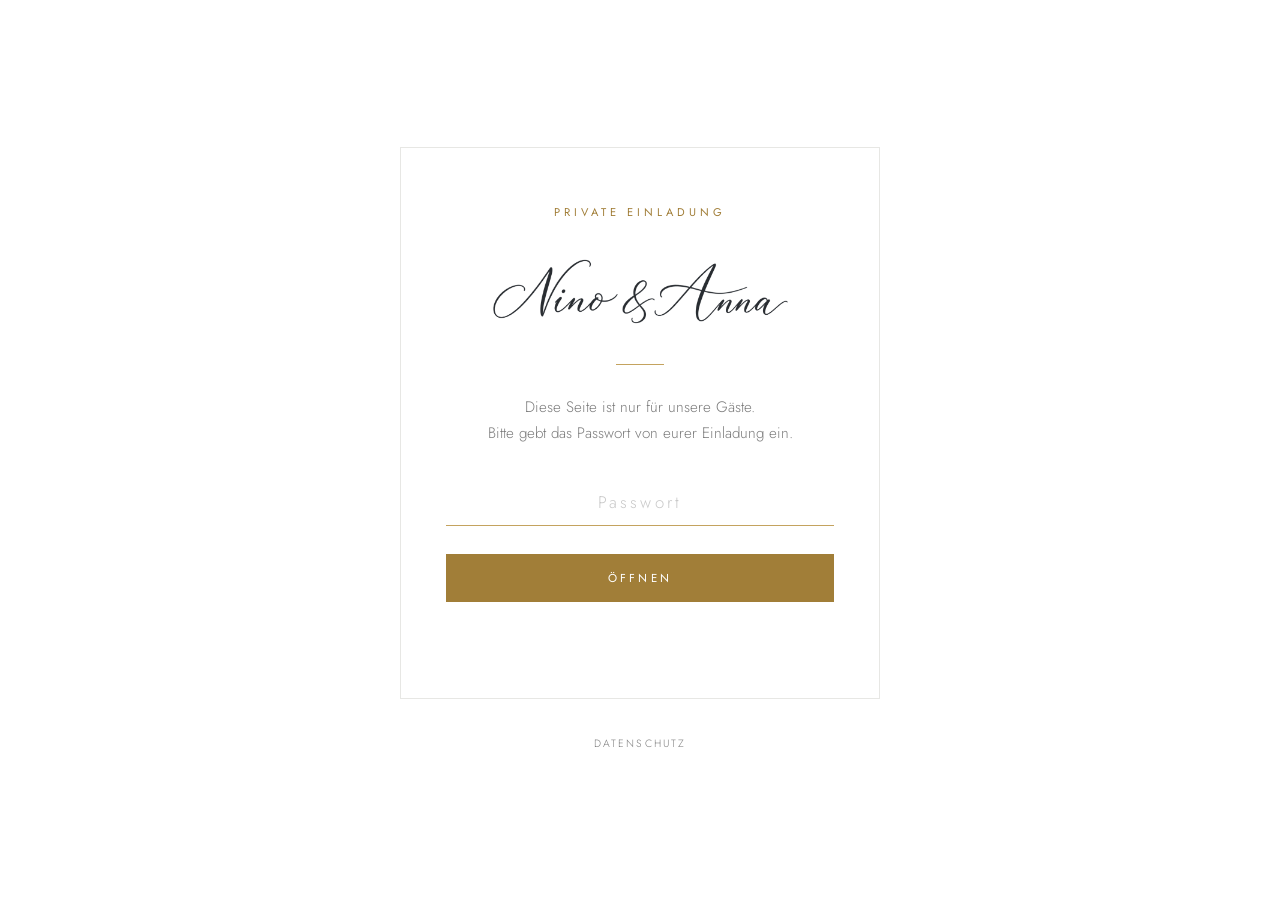
<file: index.html>
<!DOCTYPE html>
<html lang="de">
<head>
  <meta charset="UTF-8" />
  <meta name="viewport" content="width=device-width, initial-scale=1.0" />
  <title>Anna &amp; Nino</title>
  <meta name="robots" content="noindex, nofollow" />
  <meta name="referrer" content="strict-origin-when-cross-origin" />
  <script>document.documentElement.classList.add('js');</script>
  <link rel="stylesheet" href="fonts/fonts.css" />
  <style>
    :root {
      --white: #ffffff;
      --ink: #1a1a1a;
      --muted: #7c7c7c;
      --line: #e7e7e4;
      --accent: #c4a35f;
      --accent-deep: #a17e38;
    }
    * { margin: 0; padding: 0; box-sizing: border-box; }
    body {
      font-family: 'Jost', sans-serif; font-weight: 300; color: var(--ink);
      background: var(--white); line-height: 1.8; -webkit-font-smoothing: antialiased;
      min-height: 100vh; display: flex; align-items: center; justify-content: center;
      padding: 2rem 1.3rem; overflow-x: hidden;
    }
    .js #gate { visibility: hidden; }
    .js #gate.ready { visibility: visible; animation: fade 0.7s ease both; }
    @keyframes fade { from { opacity: 0; transform: translateY(10px); } to { opacity: 1; transform: none; } }

    #gate { width: 100%; max-width: 480px; text-align: center; }
    .card { border: 1px solid var(--line); padding: clamp(2.2rem, 7vw, 3.4rem) clamp(1.4rem, 6vw, 2.8rem); }

    .label { font-size: 0.7rem; letter-spacing: 0.36em; text-transform: uppercase; color: var(--accent-deep); font-weight: 400; }
    .script { width: clamp(200px, 62vw, 300px); height: auto; display: block; margin: 1.6rem auto 0; }
    .rule-h { width: 48px; height: 1px; background: var(--accent); margin: 1.8rem auto; }
    .intro { font-size: 0.95rem; color: var(--muted); line-height: 1.75; }

    form { margin-top: 2rem; }
    input {
      width: 100%; font-family: 'Jost', sans-serif; font-size: 1.05rem; font-weight: 300;
      letter-spacing: 0.22em; text-align: center; color: var(--ink);
      background: transparent; border: 0; border-bottom: 1px solid var(--line);
      padding: 0.7rem 0.4rem; outline: none; transition: border-color 0.3s ease;
    }
    input::placeholder { color: #c9c9c9; letter-spacing: 0.18em; }
    input:focus { border-bottom-color: var(--accent); }

    button {
      margin-top: 1.7rem; width: 100%; cursor: pointer;
      font-family: 'Jost', sans-serif; font-size: 0.72rem; font-weight: 400;
      letter-spacing: 0.28em; text-transform: uppercase;
      color: var(--white); background: var(--accent-deep);
      border: 1px solid var(--accent-deep); padding: 0.95rem 1rem;
      transition: background 0.3s ease, color 0.3s ease;
    }
    button:hover { background: var(--white); color: var(--accent-deep); }
    button[disabled] { opacity: 0.55; cursor: default; }
    button[disabled]:hover { background: var(--accent-deep); color: var(--white); }

    .msg { min-height: 1.5rem; margin-top: 1.1rem; font-size: 0.82rem; letter-spacing: 0.04em; color: #b4453f; }
    .msg.wait { color: var(--muted); }

    .foot { margin-top: 2.2rem; font-size: 0.66rem; letter-spacing: 0.2em; text-transform: uppercase; }
    .foot a { color: var(--muted); text-decoration: none; margin: 0 0.5rem; }
    .foot a:hover { color: var(--accent-deep); }

    noscript p { margin-top: 1.5rem; font-size: 0.85rem; color: #b4453f; }
    @media (max-width: 400px) {
      .label { font-size: 0.62rem; letter-spacing: 0.26em; }
      .intro { font-size: 0.88rem; }
    }
  </style>
</head>
<body>
  <main id="gate">
    <div class="card">
      <p class="label">Private Einladung</p>
      <img class="script" src="img/schriftzug-dunkel.png" alt="Nino und Anna" />
      <div class="rule-h"></div>
      <p class="intro">Diese Seite ist nur f&uuml;r unsere G&auml;ste.<br />Bitte gebt das Passwort von eurer Einladung ein.</p>

      <form id="form" autocomplete="off">
        <input id="pw" type="text" placeholder="Passwort" aria-label="Passwort"
               autocomplete="off" autocapitalize="off" autocorrect="off" spellcheck="false" />
        <button id="go" type="submit">&Ouml;ffnen</button>
      </form>
      <p class="msg" id="msg" role="status" aria-live="polite"></p>

      <noscript>
        <p>Bitte aktiviert JavaScript &mdash; ohne JavaScript l&auml;sst sich die Seite nicht &ouml;ffnen.</p>
      </noscript>
    </div>
    <p class="foot">
      <a href="datenschutz.html">Datenschutz</a>
    </p>
  </main>

  <script>
  (function () {
    var D = {"v":1,"it":200000,"salt":"2SUywWqFWtdLDofBhm38oQ==","iv":"vhIf5yypWDNm5f1+TE5rEQ==","mac":"afb51IxL8wk3kdbR1yKVo1ZVoDXTOW1zh+SVfUto5Hk=","ct":"/w3FAXqQmmt1/Tg4PYCj1fPm5w9wGPvlXbAXf3eHkO9Cl8A/8bkkbrRqZwCT8X38pKm+UIQ+xYdRo0xLCiw/li7nfPkdvEWAU/BdUhwQMr3oZUL2HScb2ELifbQ1lSM2I9OsLnlhE1HsXG8as2peB/9hYLgDnskPS2VFHkyNUqaxElB/TIBcfdCyPmMOhQE7PJ9OqVmq3nzAD8RZKmFcWME98Z+RczdkERZRrJMwO7YoHJDk4+lU2nqplq2rEajfwlKqFBa6/s3bsz1incu/q+8/0iVtZ8fsX3qUP3lEncX2m1kLD9sypXhGJMw6EI9KNMycQK5LmoCieRvaWdhYjd5CIXT4Pwv1atSoNqKjlGzR+cveAb2JP5dVwfdUXwXCv1RcDRd2x25gtTGitph7WB5HVzWCWICeUZ+dCRggsx8ccM/XLX29i0+ODPDxvSApkSmjf//+zmAGhFLrYGJyLR0nxG4vvvZCQJ2VT0pAfvsS0eXWRrZSNtexeSHJKw7hKIfSLMOgX4CK9hdvF1Ihdi2CYy1eS5NtTqc3ORYbuAIZlgzNgXfpwXdmGtw1kscaV/F9Xi21UyDBF/aDgNBsIOzBKJdJ5kYE8/Ih56TMr7kp6o5SmRuzHCRoT99gIKGFu2bJXY6erZlaBisWp6PnqXzWkPmpz6aG3xMHBbQb0dHepUj3t4gekrEQ+NOxZ7gNZQIHRRjcA7eqi+4wh4xPzAgZOXtoZbtgi1Lm2CidYE/arpczWxyqHnP8V6f9Heh1xemJDMFvQi5l0sIUGlP6mxcThG2oR9s/t84Qx6ntK6GsJLqBZ4TKl+TJPZEieU+0jzK8Wx6xztsS7XcDTd+qI9Oge/fHa75BoHMiUxw3IdBgRS/WTh5KId4fyfnBekuTFISeEuZpCRDL8i2F+/xjG/54Frizo90lV+smTJHalGrFQAvdL/7k/CKvTDae7hfjAFHvHqkIFgznF0B6HoQJ8JGzVHnjax300pQS3eDA5zopEDBzHkTF1MJxM5gpOckKudNIznL8Nw/nuVrajdAbgzwav9xftBwK+1yxT20pDVifI8+yxmRCj1ZuN11T7abznRqmVdmBEgnMtsKCEMv5Y2vLjY/gQ61kxg9edSz+YxhxRzLOPIKbNiEtkCAMrqijWHHu6zCfgINeaxCF0wDbqD/G5NgEwVvyV0KMfQdSX741qcfoRbSXWxMPLrdljV4kqa5y9d89YnDjWtq1qMLm3vRlaBOOXeP61+Mj5UInHku+sqSLnNuOcCAFizb4ZOqUwUv35P/1rfkhVMXDvBbf3uncv7yW2UBRM7xB9rP+9VROIy/GOnJZ3p4TQcjnnHe9B5xQ7YyK4t5dCIkZ82EDECgqWkcJbsVqh8sOuLGdX/GpbvHOa7nRC+ulPbKy+5GFHqEavTpAObjuexGqcMExmH7zf4/ZYC+eOk62BF/jfSkQi7hWwUC3P2xjhUiirdeHQEe0Sa1Pnf27h2ICtnSQVOMpfjd7TbIDH2bQIB+qT7RuFfkRLrFWYyAcf+kuY0zul+B8j+TOf5hsxExInxRNhqzjl3++bSTE6jWlFFzsoUU5LUhFlf8HWrE/fCawtXST6c8RMNOGlIKQMqY3XQZcBOeBS4BWNy4y3P3lRMQ57GZYpWQrLodLbbybIjVNkrNKZtST4oA1MYqmXtR2e0yAUXrYpRblNmt2/yLzx42dhIWxUdxx8a07LgjMuIo7V9BmddwKBc9JpqYR++DB15+HAg6p++z1X410bJCptCeTzvzX3sHaAHMUFo5z9GShJyffVAOgfp+mxejlGYNkUCmNqNBjH1ny87MqrKZf9OOdwgTg/1kgOk/YQaoNnquZEEULXw4Vh+MK1Ajb8PQiwKzUpTX62EcDaq7Lnwe6BuQPkR+KAEFOSbbS8wiX/eZ5FmDw0FNp7LqdnBJdud+/62MZuu0TjnKoLSTr0bKdNfyY/bz+yvg6rdjtHwGQcCmweX0OhMyGZfPii9tjlr5VEDS8DX5gJsPCEiOzoQJJnv59lTQf2SHvB8wlFrumk0yQvun57kHLswDkwGjIzy4TRf0V22x2U3azwAKQi9wymQjPZqq8zidQxgVcgCRdjXF51mRRzb/MHg43Yfn8hEA44Jd0YIJHVukVjQ8Ierijj7VrBxehew3QxxJwybtSEWkJ6zC1eA4i/P1mb2aezWcFjiUJ+PcRWRsC6m7d9I6SBfNh8SgHeRC3jz4eKm3k/3NkrwIW74+1WaJztMRm9mhcUoWqaxNqi/L9igszqB6pfCGjj/RMEkEkX12Qzs0/NGr+1qjxA9hfROhSdrnkwe4WuTAEfWGPT0zk7Yc/SrCCuEHFwUIbiFyJ0LBD3DE+71HG8hidjaK1kGFcAVM6UB2KqTqCdmEAZu21XWZpRA3IVhst1HBKm1e5fesdOW4K8X7b+6je66OTspX3Pe/Onk7g0AuK1e7W7sL9JxiK+EplBcG1DYEAXYsGrampD+GwVh2r9KnZ76UUc/W8s0TqmkvOqM+DclDW2bWdszETQ26o8vKgrOeyujEMz3QRjdUKsx1g2m1BI/Gj8t7XaUHH2gNOhdsASfvB+5Av7Rx7sfN0TC4JW596WtHJotG0KNsjnMiarobYEfFzJ6hq3SosdE+9Sz7HNGsIRO3Pg0A1rqCD+w0EiDY7r+ozMPAbBnmngDlQw4HUNkopPv5Wq62HmYDctkYx2ZUmQ6nlLM3wiWz4F/5ppa2a1sKvg4k/BpV1zUBq5mkCSz3DcLpeAFJ29z0SATadPZG65UClQjzldU89rC/NZacimsMUXbj6ucreNvs2dVnupQ5M2iOcsNv/A0JrIAa53ZnuSpWWBYWEh6S+1v9CJMNd9KgwpcMx+0/hHs/YZFHd0nXQS6nF6nvX7Dh1EsLhu1xscR3FF+h/cOCt5g1URDG1cQm+H78fbJn+NjLfSV1Oyfn5qPtFl2F0wR9PxMl0I/+SYfFJrCRHCIiDM0ZXkFZyW8qj0MWF6vFmbTWDVX0NDUk9sna1+DKfRw+0Tj04e32Zdjhn/RYyRIDNPrPAu4GNawogvacvXu4rxsJ14Gw0Au4UxZJgruQL5ocQlCdGeQb8Qckv/BB1ot/9mnc1VC/PxBcXC5fH/lnd1tlK3zU6lrDzE+a5W9HgHeseZWbCnNhjyAejVYXnKtVA6XskLev9oe6U55FfFqnLczYdzZ0XiKJTCmoPJ5ex7PoskHYKWsxiMMn2h7w7skOj04JxVJlyt9/WPafdvRYF8uGKoJn0552x+7y2gbM3YVaxR0GDa7gas71MWlHKJYGtxfYp6n8uyM/CjpX8ruXbjBWHmJWhXLGCFGAExPTuB55KEA8gj+1Npk2TrfC2a51QhaGnY+vjfdssY/HWfBaGZ9SHuB4KYDnzUJs2BD4/vacgay9+Myy6EHCDl0g9TpYhBHX3yjemgkhxoSx6JoJTHd0+IBAKCg8X08wc5IzjK3TpgOc8AO1oPXyIBUlGcY1fj4uTwBkpvSGcqmK0t//zaRz2gx7KCNSZF5ebvA84OFBxFwuqQXXUI7FH3S6bv2lmGch0N+gmjDGZ2XxTyQ3xiY8kPbSaT+AlGB4DpexFBctqe/qqwr5FToNgE7cp/H4MvySih0yvlD2E9WbhwABgguK8k3A208IrycuqHGTvqD0hNtSqjkUs7rfFKxIoRf4nRZmBifhiiCgCM3A2VPMU7A7oMSNXF0xiUE29PWIUfQzGUJWpUCgYP+n23dKJLb/XbW4+0gBUO0D3YraPIEpzW5CbSfHAndNMmqaBJiSZQyFO37TDc7zYoWOTC1Kk2afm5ArpAjKzpkTXZhIv6C4ybIpzsvRvmJk5FY3xBq42/yAzlOwSDw4KftckxCzHHetI2CIdfyScQ5SRS1O6NDFRRexVqO4vtPhIYOlT1itPds/IqwiXQjeMebPwAzeTQBzXbZZNjiUSxN3Y3ob60HKDH+uVryOVlb23F5ZPyT4Q27gHd2vR27kH8WNGcE9lVN6cK+NqVRwEn4IAPaljAYzFP5o0F36K+gNTk+r8Pyfggnva1SviooBnVg16SL5I8UC69bA+O4JPn/Vba6gUHxEs+I8DLTYDgdsX8XMa3EUT55TqgXQgj0WDSH4mX+UtU0/tdWK0oVEMdEJ3Ru/P+I+Wqt/KgNgPyvUUmt0N2nz8nKpgImsCbI4e9BQy8CRr1HS5aOoRXaEWZBQ/TVEC4C3CdgOnaM2F0d+jns2odrNmWl9pMbEYe09jtd379G4hFBPLZeI8loLEWCPN8xmYQeQmwh0qVJ9IlN+51utTs7+pS8GMnRrvEN12Kkhmek4ptM9GvmdEnbi68jEzzdnYp7fRJdD0ElIWx3+utK2pB+OrW9Tep/JLa77ct7i0h7Fj6QxCeE5nroEALPfBEDmozEm4AvJoL/YADUyotXGXCmKmTL/[base64]/9FbE/vL4EXnMWylj5hdbMOXjMVkPIOtfwQoq2BpcQMZBnUCSZIw8ChvmSGMFJV2tjfo3Zr88Pi3W4+KJVlfYHQ1XcPgqI+zt2G0wtujXQ7ORw3E/kAYcWC8NYnePTNHAAfrGLUG3diOwVaWtWJNl5kMKmeYywCQjvnfscYQMbCrF/QK2y1iOncpER6K9AD/8HK8DU8+fa0X40diz0KA1Ulf3DvRO1+LUo87NaJawi2UkPpPBqOnHjoHK7GUkdsSsbrJTINkVufdzxm+DlQY3bzYUWvgVik63zZ1UIqzGcRAt8PM+3+Uld33hirTI/1HYOxXofG2IUOuaJht4vD0UiD8YR4vdQP0Ta54qs9IdWKXQDY21QiLvsxIpRSjC6zyA6aXGWX9STdg0g1zaKXNI8Mm5QhCmgRIPMIrKkpzjz1w1CbmwdwDy7ZxS++/YZL3Bg+5R+05g0lrFHh6z3CDC6rins1hos5qdJcy7hVhOhkoeiItHAjW5xu1N1eueDpudbYxyh00Ab5xBE7j89gv/pD5eRn4sAyxqVdJOVUTymDWyvw2qU68woF0Mh8L7u02x0P8Xs58g1aorA+EoMgcyhTshTHoNp38cNw1lB9XQtJ8IUxBPwWfpzL9t5kwSGjMTLDxMnz/[base64]/hs+gPEdUHwcHABepEgqOsQXutalYyuhHQ4z1uEEIA4cPBO15YkkI7DX9HsthMQYfRPj97iaMxeucllXuKsSMN1kUYuuo3EoiXbEIeIBvrNVYnEKNiycccWwThf53okPQgjSxmfPFtI5Sw2OTYMSaQ/UiPCommMybME8i9lWBN+X2H6h1vZPwbWCgYLCxr/qKxz3abhw+abWZz70obBhsxYR4QvgF9dx6b1wx8oLNTFUTVGvDGP9ef7mFo2OKdkLSkdWfHfit9Qt5nml5WhVPz8KsO7e0yPWwFROpGxqc5F80+J+SZBCUJKPinuNtVdl03r8Z5GH/uLS2K66C3nTXfhFiNJgYnGltuo6zJGHyBsbIWw/9Azr5uor/nfnd6Zdx2tG+h+K2msvXvv3DsUmBBbof0xhQq55agr5k+om35J/YLg7y6M3dxzLR+W5Uk6+RDiouTq8Lp8jq/Fuuls/XdlyJf0gpprXmmw6zLEKqqwTtkgS0oG0LbsANUFfCtXP1WCOS8zcESXM3I7EXh5YE3JTSaWj4ZzwuWMenrnNJnZ8Ld+cfT2+LeLWABoiI7XuJrM7raJwLVuaoRCN0bPeimyc5a61iZe78wNX/WRaUArlZG8T8bXTpLtV1aWpXPD0Ex76dDWYEx0C7Ooek3ijZfNoeQwNRbCXVs0FdQ8ZQV1X0FgOI7Wk+eJzrJA79O9zfk/2PxYvjYViT/v1EB/Jyfd5u93k2bK6Bqgk+2K3XUdwVTtuCrc7JxI9stvcCMhCuFhezfVcSfvfrpHk8zftQ1GctDOdIBplyK63c57kkqTQasEi93ydPKuoMVLzll2L/qV8JVLgUB3iFi3wCn8lZzKtzRDnIyWqsVfRWJf49cjmuiddq1CB7jyufs1IkQpu9m2lGtRBcdgfiE95u1i1ds8Q+rn1cOhApw5ME+TbXkFhDehKwWF0v0uxFyYzF1Wqq+NR0FiZR6uBDvtI4YnQ4tGen6v0E2nVSchLlnuK2XgZXBl62v57SlddeMZtHwUF4MYdC7EH/Q6kur6zxADFJg7tHeqQIPipEPX+lMLIHYRI2S7vFBZx2CPMA/R8nSGVOJSr5GiwFTtGKh0e9H8HIiBtM7gNAf8w/uuIl0H34AITIgXjUl9bAdSIbJI5k1BaL1zR6/049DIF7oY/cnD4Ehx/EeUPmAhI3MKwEH1tPqr+1caX3pZhVMWiePry46CZ5h1L0gnqQOLFJ+K+WzTaAP/etKLXqhaNR9tSiYx/[base64]/HCQVWJI2L+rRUHI4f7PU4Z+93YJw8IIxZe7+8n4Mdy0yM6qE5AkPKPGDpooFQjmy6SWjT6shW5FZAYgLaL2/2tmQBofBqIDpIBQnn9O8yygTTRrZ698JiXBEHbkGY/2N+17z7Q/gQY+vSuV8Ey2f0z71IeFRbPYQfM3gDdonEBgfQ4aHPYxEIrJ2WzkoSzZYKoIlLguy+mupUjBix/Pnl/MS5rgDebkj30REjuexkbH0g6v9nPo9nUGFN6O5ZdjdklToioUNvsGNAl54KPM+XvhF2ZrFTkReNT5vCzZ2Bok6WdPsnsAMDcr5c634cwoH4/Pe4lQmLVzQxETXYFlk9+qp8dZD+XaAGz02NaTgatnsLVnvhwcH7PzWsBtrk7508MTgmN7rUsm+nNnKHEt1Bw+vF9/1mX8lM8UfPERWTqQaNYRdR/zHSMzb6fHsCDld3bLvQpGKTnjQWaSHNG8xWJsnVGZjdieWuJxaPOh9E8sn7ZcCljuUWJXil8s90Px1t7wjJEEBZev355ETqSjnl7FQOrfz8MJER9anbdT8QNJO084PdLp/mnqNDwSAZNQybbu61JLhSU4nlfh2v0AGWMfsUWPNRB6zlF2e2OffqEC1s8K1vnJg1uvZVQYTXcIaS9x25YaA8aMNqVoHsSii6PXjiTxfBnsk6UjXXitNU/0jrbDGzQNchUyDG24qdw/jlALEbuushS0jfJ/Tzt5WL7r7ptKyMxFmBTcr4Bt/wSQtgsoKzCWx5616YgxZxhK085kv4PeX/MsDMAvLhasl0AWdtQXyH2WyPogJ0QcFCdXGRGEZGT4DPoFF/5rc3xmkvIj0dCTJyNZIHRnLxVkhwPIoZSSi4YzUpbvpAWCzHFusg3ncU/EWbuLoE7u2daVasjbJKTWfuLCcUP/YcP2sCdBqdWIyLeErKdiw0Lgw7GRWwDPJamHGmrfg34BO7mYJ9CGic8XrKZoBBPE5SkkRuvAojWX5jFsNRP+qeR9AbDDihklFDgIVNnXll7FJgTg83zsigeIZFdkL/2B8C34JD1RSwyG6JVdm7XtY2TUQ7cftXYBfDvILHVTnTLvqRO6/qxHGB87buQUMDwSRQ31NbV2sIVta41G2cbFvJqJvlpWuqdRx7fOwAVLnMWLv7FppN9ex4E4v4AsN/JZbxQGvwQouq8l71FZU/2MZhxu1ziuNNd4xrgRC1cBUOIottM2g6tOyMnB2WfBygw+H/itxgC4MAZpbkwsiaZhqVytnS3oiyx4pZRLpR4L+OJl/mhdnkT9GAue+okEwTln2+b9rywUei2wBpjTmveR+dX95yqno6sGHpdabF4IAhgptMKIHKNC4TL1u9DE8W42YZIR7HxwUv75O34ubWMRf3+NkXOMk8gaQn762ltz/6fY9IS8UFqolxVOm0ZwQjqdXXTZhwZA0AW2Ykg5ShAxP/u/ksFfaTIUmAYyRy6L/HIgDMA7XIBIQ3qkOuGXkdPKE3/RTgt4B2lgOOPgaPI+vL62PXLzRHF9ZzHYn7PFTxFc+w4Cbk3i8V0aUrZEf0ekd7btRkrik33IKEe6K9VZO4Pe89KwNcYggOpLQnAn6t3ESFMGZTp/[base64]/6CJZLCDhJTIN0dLY+HjFtE5mzOGPkDnWPfnS/[base64]/LGeOy/[base64]/[base64]/gY+iTsNtbAgS0YEb/2B1tZXnh68NGcib0m5g1/JonjnPl6Z0HiITUknXMHT7Tno2cBNlQdQLXCco4x6IryZWf4fO6/Cvn/q7xkKSypvTk62b3Ly+OKVJN3pDFBZNryrDE3csK5nWgZsdHOpMLDL7Ss/G6NT1E70IoGDDhx18OuHomkSLp5nPf0opOrVPQLOhAjZ18hPYTiJGxstL7610HjXRTxqohzQ1CgJP3a827pKHB/S39FGbxmJJ9dTTqigj8FFpnj1iT75qqM8KmePg+uBwKbTWklwP1c36sV7Iv49cON2Ol3pJOUPWRvVdWlwjwzPCongC5dW3JDCZhoySZKBKrw8aHjTjwSj4RIxjOo13Bq17mjoCzZR9Y/uFO7SPaJImr2HUVUa2ykEkX59XRVTUbm9rAQzfxxRyhRLt9+kZuGy4iKQX9ta66EH6jXcpJYQf2o7dgQH+XO7o2qECqWzwngVRdt8VQFXYElfR+PdA+QhVfYIuot9oPdmSZLezSENkUZJxUiuDomyW/[base64]/8APy/[base64]/[base64]/yxogh5M+Ck2P8pXQ6Ojw7s4+w1C+266qsSVg+zYufJETIWsr2+k0lR0BPiegBTDRJJnU0Y+q/xtWl++VrBkBa719II7vIVDYXmMZcUUN8IdwrH30eth+uNRf1sJezBBXFZuIVluQZ9Due0PdjSLdVnIJmiUHXSdZ1VRFxgOkb+zzfBUfdfECUgFmnH5M/LmXT9VaSkzA9DjKRFcGnlchsU6AKsNnvU/JVWJZmQmVyLn16HRu7Iy79KAiD8H+1WZja1tJGOTsLWK6eTSGzF34xrDtCN77+JYALF+AzkZ/f8iZRV1AhE9WtqcWLv4I/WGTXZQYgQQQVhdMm4wpwoC6dqdRX8ybTMIt+8FT0mIUoo/ehi8bR+f8mSiogv7FPtOuWi12rF5bwu6cymNKg4Mozy5oRlf7e0uIA7Pul01bly65sA73NWLtWyLLrtotzKkhVqpHEEMpL12uYv5O+5TtmX0PUylx5AyQj7tSrwEY6ECgtdm/o7s+Y2P/[base64]/Nzh6qko/0lPgG+EojSLFk6guJPjaiAi3WeeMaxdYFOFexxv6HdzEiIYSW2a7K/g5z3m7E9RJqnUcptPDmP3wPIptKxv0Pm0XadxJnHzKEHs2zzQhVsI8Rj2W8L7BXapzDx2BbsdywXHB71JZfTF6WYiyJAEQrBydWy8awAtVzNvfsRTFTARW9o06nZESHNK7LSHSBDOALd1PT46vDsl1fQPKZo1xLQ/PLgIXzz6EddKPEej5zTcmfKxfPw3PqrAtGJJCDgG28WnK17XIW/emCjkrhs2PUVmvG8aX7/9y7ZjP7fWGq63vz7D0zuqz46jC2k5zZm7jrqn7IGuIGE9EL77S/FMgXqQ0HylwHB4QLCmd1zMBt4I5vPkGUah2oRrx24N7VLeiy0IHjppveXWWWGadRC/IjRI5zoxr8S732LCt6MutdyZvKbw2IdeNRZGlnQhnVsdRrLfIZ6XTGb6IK3Fzqlr1RFhkEPdK2tlMmfea8wId4evyCspc1O+R1GDxNZ4kcjvBMNIJ2Xtm49gEeDcs8+WxvR/vdIfDnLCRxQf6J7nceG6F/fs9cEG5LG4F9XpxNHklRB6ZQEcqFtDpBnCFV3g0qcTKgG55qlq+Nz+Z8EQ5UPdH0PvqG0CAehgxN9mkaB8OCEvO5WPPim2WPVCEl8ZjlfW7ZlGixdclopzfRxmq3i018R0zg48+yZn3GFVa5H5RGTHw0KQThWDWuYdUVwQnF/iKQk3x30h7mDBsbscApCcg7PfisN2IQYKEzexpnItldE6KnXGgIuiSmEnjRT6hq5WLMocnaSIXff08mHyEnAHKNt3NlURmbp77K+2qs3ZmKp2BNAtTowU/X8ot+jbhlhu0pT+dmH08UxH7X+KNxeSgp+TfGnGhw7jtspw2aqx4RgH/[base64]/nsKLnZUDTciB9vNeRRlbmuKvcYgViUm96dR1Gq+6NvjGe5afgOw8cI/jL5YCAt+XSKcXbYE34MkFCLgxvOykc+z3yQxbQysFR7bEWOFdTso6ItMniGsIGXis+VeROUrlkFzLNnjXKg94iV1nB/FzzdzaPWpN56Eh2DRMCTke4ZoZ0nEAheW6DPNCW/JQArCdmvEdvPGspYSIqA1xW9SKNYiZ7drtuuEFIwi76cKJ3FhrlYPKmmoXReAUe8eFpfFPaYSWnDaXtita2nazz6Ebeuqx250pCLGkf/vMtsiHVnUqUXy8hPLCkR/OTa8HpGQS1m9zg0zOqlfDkeZxwwQE+dm5t4UBMtRuICEDA8EYZJpoP/fkWBuJCKJq9PzXQaSTrnxlxxSPIpmo2nhf6Bd2LXMRuowoHMeTjhs1ZRc/34hGOyTK9wg7TSPXH5PixPGcXdcNk+LetAAh6l43kT5wf+WXdmaV1mBIQ2IKsnrYRhMQygkaV2HyjL8fZxkkyMdl37oM6ru2ge4DY4tcjQoa0xGV8wovCe2B5Ul8/xIuMEtg9LbUt4f0TfkHaDf+HopGlHe+zr0V1kMPNO+TOYJj0X8JBRaoj7LkRK4w/HX7prJAfcNzwVBD4+3seMwmQUzhS9KOhQQnk+T5kzFEQ+bdpkmSpVDU5Tv2KdWsxzVrp30gROX4qxdnDqRjiAqbAspEQ0PUoS8iuOE1HiZrnyDgaoJIJ4KAa+O5HeUeGrrBLxaafNB8ZyHnYMj390fijf+/MaQzDJlT3jvJy1faKK+JXa4lcYaFkg2zROjLAfsGgXNTsoGMj8jCtFEm0mRsa9ZZAP8ue0DcSTrKtttSaZ0bHTc2vi2J3MouHLVzTy1pLHJkj8/4Q+bvewxZ013WvZ9cW+2uuJTKQTra9VQBhSAsjWc0yON+uBMseIq51xE5sNOKLZFKcDMTHxMPt8zCE1LEMPrwCr0/eLiFv+QuRQ6JTxxGKb/+8qK7V+QcfWIFo6qDt/Q4BdGc3XpcjRP6fFGozXQHk6k8R7Ga8NF3e9d1hVOQmglfBKt86RW4coP9yQDO5QqLk/mA8AWcZ/iof+0jiTEhl7QcifC/1v1Q/749+q3eU9qZJQDPHnw6n5tfLnhZPCDS80UolZ/vfafMkVQqumIalciBFCEN4aeICKrCN1Clnbas8HmbxBv6WMKduwZU5qK/Iydb3nuRk657GTfCteSuRmTee4SmazlWDPgv5p9KOWQBG8bXZs/fVE2YM6esQ+rITBWthI8RRokmbvL0bvxt86yrtRVAkHHOMArKmv9iv1qAx0PnlEyEfiZkYG8ZDmoxZyBmrrN65JgnDn4JlZ9i0iqj+c8eozvFjhuv7Ymt2i7QU+HtMLhU/ID3ZNt5qFb6vB8S+5uIe6ogWBaiBvLfC5s9cOefJzU57WH/pezZjUny+ydP6u9Z/OJbG3La7n5+MKjnP98FLw6ea25gCgan9Ftjx/RgyJkZLEhvg2gom56+oRq9CY0qc0onahk9taCJSo5oIE6LYlFGoZvpkD/wCd0+hXBnmpZFklGkO7zirWscgovFF/l//[base64]/F5idYaWo/i8DhG9VNxDKkZvQuKqi7Hqr3hL/HL6gQ8YQDnDrOdd8QCGvzKXX1++Jip0JPM2Qqs145hvK4+IZM0KzhkNhMGWw+ITBXskLYqy0piyNddPeE8Xk8Bpzzh9n2XgyGTINzKSt8BBFBLcX/SUeSuLdzg8hhgiiqcl4Mb6FxMsrKZPAnSswQKZHfgwGWI0r1IF+myR/p93iPkqkbBwyiFNXurDE5r/AlZsCmbjjxKCK5i/t1e5b9aaoXK8Qf3b50IEZaMi6+5mcgBpsUDt4aG/HZDbuSR7+O69V9cXzCwrGlSyOjKpwPrzW7wuBl4pLaGaJXDQ4L/uT3AoND26RAiTyDHRtCLuk/BJE1Dch0VnLxsqoMCJQkam7WADXS5JD/9bljkad+AHszNRApDUL/QnObW0DJqp+FYiS1FKfApSqblz4vVZrGiO2lB5mejyZvohGf3mfB3BgFI8xJFmQSwAap3rbxB/UKZjRR+xshp6pgWD2etLorXctIJMzh8uVo6bvC0tjcW3vrd9JF0gOM8BSQ2bTLKyyNEZETSlep6uPvpp06kD0xYrEGnWzGOW7tLclp0kIhEYlqp0wvOGpoEbFVaQFdaYIVGBADLZRxvbuWez8P4iQWW5k+38ByBchKibTTeVY0VLPJwuEo/Rfll++fpV+RqDtDL/jLEl8W0PzHKofxEGAx2FdRYUfdCSstoPoSl1UV15wpBPtDb2n4B1R5gQhZjDtkKIj8YPLbh/XSw2iVqblEdrxOZmY2Jx67/YW2bQEK6nmjgnUo+NJ7NuKNPH78g1rkA1Oi3fAi/k0YsfMfXcpIwQZg6Bbe6f2exsk0G1HnrVWb3cQzpAI7NeKJl+5uJ3dLm5iwfCMXdg+bsYArVJ16fN7gK8FmXjqCXAphxdWeYJBJk/[base64]/pXAW7D4Yw2f9ZoMOMnRPbgTyGTktmZ0tIR1AojMOZ/g9bc4HOAhrsprsb/lXlUb/W56uaM/BnvOUdhvFr884ttU25FfQbSqGTaz4jfgoKbyMVECw0diOI1yT2hvvMN05UNhgWh3ZJ9xXF8jOVSGkO+vACXJM2Md6sQ0xr8AVCv1oCW7SSU9U07ftUm1Bb4SseljzgSKQ1qxKYzCCj9SIpiYJ9EFT/oEYpCGwKEzld/ew8dyhBIYG5AJjd11zUGxATglVyr4gqfJ/BNffzBw2PdU0FqKHfNREA93ahya+MXv5S7M4uI/FBAclxo+po1faSuhLmjg3hlrdnoB29BlY/U+W87Y1b5n0iUFAyhynd808k4j3MvYbmCzBMmQAGt5GPTShpnOuCJyW56WGHT/LZRgWji6qEBlTubhyv3Hlz2W4mYXSqbOZuveK+u4WKjO0OWoeu//WHBS4xT0ufJwuS7Lwm6ViL6y+A9BBByIaTH4uyaR3MSIuZeckadmoNSobm2wPGhTN8aSVDT1GCunlCvVo4gAxHcyssF0vNT/HVSD5G4RGCoD8MUlPy7/6zH/GChUYIvhkphLyERYzlRQiL1d5mufzuAE3W3uoDVBAvPGMV4QT7OEAiGhgwgxo1Qzj5D5IINpGk5PjnRGg40o0j6njd1HCTA3UzVTQ9tl1oeYZ4Qz9rHNpqgtFz8PzAz+Dvq+d9AvMWGCPfYf+ZLU+42m6f72PqbqRUk95IR/8k+rFpFvkW5+U/Trc2VJxdbKQF5aRmVggqpnLYpyHJu8YaeVwKDmthwEPK6OqDoHgLVc+F3VzQjQVMvk9r0nKp6JP2nwQFvlA/NrxYFsfiLA6kPFpDutLS6JlkRtvlFuHoVSdGgQTJsvctyqCK/[base64]/YRV5ktoRC5BT5x4Y1Fc1lgc+SBwmNLhNbVkuHqMG/qMifmHDVvPYxnKLqDvdBDffGzY+23EgoQa5amrI2ZAjS09x3zjgMlIHMaM4J3ddjnb7YK9D/mI4ZWZ7u7R0LBzAauBNbNWp6qgh6zQzrRtvWzqV7I0asnquj6IncHxooDsYygxnT4A6l2VJ+Be5GqdETKfbaz2Jb/JQm9kHt4Rq4GKEK7Jv5gPoR2RMobnBfj8VU6ryIlc8kakj6+ilQg/75E5S7haJ2CH1J6tyZquhFU20QrrNwi4wdPzPDbCObJ15QjZ5r2cW1+TJ4/lk8qqeEUYbAiJePtiaHaKpMq9IOe5F/+dYLwIDhCPC4XeiMaoUecp1CdNod4kMooQcRoftNXVAzhB0Zr6B0lcTi21h6segzHYLmsbYSRoeNd118DZ8PChCWkf73TnlIE+/7SXy060wu7PuXD6jTs/BgJJR0eKudELwi8FLK9Qj7NoySUj638bvj3TxoQJnG/ejFPyVuvgvQ9xdMsGQ1SqusYBf+iGmjjY41AP2S+n9RuEAXeodf+9IJ/PIn4mroZVeOjrvZoziqM9gmJBOZW9iuAv0rUJN6T5h+j1WzhR5UkfjCi0Q30/9Qr1uTAKuOL/EntFB7FPjQj3l9gD8XB2f1WjT/[base64]/L1nuovNawdvX75NMCb2d6q36zfonroCcgffaHpGRVqH1bmLsX+QYD2zw3Cz5aG2f6NhFhr/xLi9bxLKokhU/H47w4nf8oD11aCbKNz+2aWwlJoL0amFwfQho+7avvEvUwmC/2bKjCdrkssG3faC34r1bynRtZY4H7ZwVmAj3r8Gmp5fmWcpE9IjQCD0bZrJ45THLTP9yQDmeZwpALeKLrriSgd7OWRVDkRtN2Z6K3BrkyyBsZaQfOQqkKPNOvAW2bye/B5UgogtZRNfRZF8jUYhgga0uUPOG4cISl+yky7mZgkc8bqyn+SDCqprH2ElfYb1Dx12sDEJOUKTWQ7NyFAue5PYpD/nWDosHwPb9IZfYXdg1wfE1g71RvuPdPnx0HzML7jOt0bWaqCLBrdfwqPupneqcswRYYWrg/Qy1N40S5Cs6/hxpQud9PBlNATVOOKLKbiiyUnFKi2oTx0VXE5noemwOBWk6BVlCWFC2mh6qTXXOWu46yxsUJXF1qUW2nJ/xKpIlxPMtZbNBTJUFCLK/Pq3aDPpmusU8xizY2nCQsCagv9KL4ikGGXQ6mPS+cZ1gsF4Hqg8+Y4LqvvmIa/xoUub+lIfjXUvpImWk6oSdHmvzl16IYoTmF0sLOrGv/9fSIa2Qbood1wH5QQRNdv7i3QhICdHIRtn1gtMKJxO5ynakTNDHBbOZqEH0fagPlAX57KPIYkp78jUOBmdYfQUYF4UJ14Q0Ax9HepaQZh86NMYTv4X/USdv2pDqAO/G3nlaRx/oevOCXeTNinIMgq3h17njljwFWZMTQ1O6VnFS60SfgpdJqeX26FnJkaTewbyvFiuZcdUElDZJoxRnZGS9UqRck/aN6ONZ6IKF8PYBfKTq8y9Ph35PkFVLPNlnZXwViZT+ht2BUbWbqZWkGZPFUG12IBQr5fMFfiYr4UIvQOtJY0Fjk5TWESRfSNMCmLqtImYXOuhRmW7tNB7Fft4eIFQHnEf/CRy0KFXD75OA797uhJ4ZLq9kPgb2VEtfb6c2gEcYrU9DHc7U9qXWwRn4Ch1JkAjPKo2BpdqE2v3uem4EI6SDAoB8NzX4i7RA5BQdUtlg7A//9ZWcF+eucNOiG9hKzP+i0jzNBUfdgA9sscpbpeUETyM83VeS6h9XV9GzhBPmHf7FL3XsNFXtGrORXGxUj4C/0B6yXdWdy/et7OEWYJtoPulJ0NgjIllblRtsmAkozmS1lUiMcMWHdqvnOesvSIcsxfYxkyvaVeJ6o50c72GcrwlDr6lPznP9Y3g+pfWcEiN54i5AJNBAsU/0ldmuxNt0VeOAVg6uveJlBQ+UWU7QxMZQpYT9sb92YStBS7Lb1dmsuVMBQ0RgU6WIkmaR/GnNOpc6G2LzU8NjeJpB7xjmHssHac4EvssX57Gl28g5IO4cPrOpGF673QWo7uuFXCaZvB+KrrnQ4ajpXuprz6VoyQiHEf7XmizUjHbhp02+Y+nQFFMU6/[base64]/gebhS0d1fsSjHak4+pQrr1klsRvojzjzmjXJT3UpcgIRIm6WygM045UdwUqSnANIIgszDtZJwc1IHsJmfJ59DgrK6eCmRPiI5Y0+HzKoEn2qXYMxhrXzn6wPB7P7zz7/1tnld/S8GhwVcRfY3qi0LDwrzP3Jaw1tiY7J7qOP3H841G7uu4RWpslr6xg5Dl+wlkk1l2CtT4/nF378W22kemreSKuYvBRz/ET+j7bta7wugtph668Kz7jtnK94qq2iaOQoHChc2sjHchc4aP8wxfhqMziws/CLBSIFBwNtyvY/rkPHMAcq7cb3bcu9CyRWxVkc8afqUZXtKbl9WpVtyjz+BiHeRfloBWzLVy9BmEIsZAHxVLBOa/cIn6RCAZhwG5c/hlUBLcgiqRBSZnBhwimYqhxon5OE6z1OAQINuX9you0gHcAgFowz0gvDcvCCi20e2MQR6bHiTtF7a0yJhXhewfXKuLD2dYJu135YASuCUJ9mIHUSich9LBvSyDowfgSNOdjwF7JZHWQu5eeG8akT2iV5vsf1S6xgOqLM0kZ6f8DM46mEH/9QpU2t598NO9ZN6nWPgYr7/Rqz/YV/JZ8RVMJMxBz4sJNSfdu+rAu1aD+ypqpk1/KeDa2sWNAQ5bDLc3pEcd7dJ48lGsMvdMktU1i5+java8yIwxE6UqiuFAv7oD3Kj9TJqo3rQzsiS13CU+UVLV6n1qQP2BqwW/nZPVC6DOSqxT0AQnGnZj/ZZxplgvtn0OuM3TJb7ONJhXcGaGIWUIRzrfhfNvSdftm2ZDYDGu9iSpn2pL25XrnNvApGIVusfOfVw+x4ndH/P9HklSnzMv8PzqVy1n1kiTJZ8gqXZmslME1KFHP7kZrHtmosUUT2b+mwDXmVWTnkLv0i5bKH4qzbaUuFlDF8laFS1+PU5JhUGOygbt65GP2+9mjShgsBea/w3WMcV0cJpwqgrGuC+ioZzoPCNh8gODeYqLO6G2eX+KbWDti+lzLHDE1/0/47kCFXm9wISsbnKejW57wLs+Ugk9lGTVFy/MTlW2Vu9DatDS6QE68DNHyzxm/ka3NhEPye7KUr1n9hgrDIdNBDprE6fniWr0dbeje618f8kdozpJW8ojp7sOyh4RfBIWFyVG0WpjIBB2bbOYRmtRRyop+T9PMf0BVhRv/BN/7t2+JYnzlUmDW8B9sXxTbKSqd8bKmnITvHAx2/Ng1KcSMjQZZFa+IDueIaugrKcwKLpQmIWckESxDga+fpO0aXWmEzJEeEl0ar9ZUTEne+q3dJ7Gy07zGHm2ZYWyEIw6XBQocY85X5pxBQnRIgATzjoEJM3Er+Sq+vItyR92ELuyeepJ/V4urKvhaZi8OQA7DVAOH4xXSUaFx5eB5HBKKE6pMSPD/c6hHwaJK9XH7dIeM0CplAKhZbBYYytMkqa21uoTi2sYpcg5ymBBkVyIVRaMloiZ6ZQvpVqzfFeTZBU6lMbv3M2Xvl2hrvpmYLWTdHH/k7rJIY6cOWKlqE+23c57en5BFwbrPNgDm4X7m5KzpebOQqjuScA155rHhl2XRp7mqM1mC5xBIavRszA1BbyO0DZQydubK8+zVYYwyZtOxSyjX76voDLsNkPFGZwnY192GlOlrOCI9l/uKAYagcN2iQxY/5z48KMGkJci29wJazKmXNn+M4h3l1kvtbpy+50vS6IEGBqn6KpLEE9qwjT7QguBcsJ84SVd8EUoBen97PVv6XsAkPbeuUipNuuCiKSY4P4p56b37woeE9Ujalp9gw68eiaydJf3o23CJ66AuXbBVch1as2Yj4gBeDJPI/8YPpOTgJOQeH2Iv96yUGjiW35YAQSXYXdxocGfs3O8Iz3GL0A3Fejr3hw3A9m1SQxpDHOrR6F3WmhZr8a16/mU1tA8ItpvcYK9P8d9DvTaWRgjEohJBQLWwUeKBTzQ2bDqlVS7n8Egpbt7eza5KEKsRtYGeD3GIfeEwAOdO0knuHYmAm1KG4Y6Lldwu7RDuBtLZEvElcZs8uAB9rwpzgpO8bq+k26CWx06EyTItCLurf2CebMSPUW+uRo/FvO6+u/DXdRdSsZM/e28vS82y0GEGzb6kOQ2LiICrxU5XGircYtP6PcqblxzkwVN1sDXF04tPsrUUvAxrhuPLPR6v1LMfVNAK/sVb4vehTIA42S3mITIV8HsbOeOchUd9XXMEWwPPC6EgwRYKNnqyPwBsvcnE1hM5YXF8rEPkXiHm5G3LHoGyk54L7vc+HdyRy5T7l2yCSD21AzvgyEcwqxdnF1xoPLGkkrGyeXmJPZoBscYicsNiksucSEEehMb/3LEBIQNeF1Ny2QI20pPDgRVAzlm02NsPIMcc1QjPQxs1QJlvulq1QhXODPDut8PTtjgZhDUrb7jcuw1wkggt/k1Yd45PF+UzejUobUOb0d19yztWMXNR5jyJ0GFuR3J6Iy77cOyOoRwOWQ25kHgGzCg5MEzCVlkNvTBjorKdA/BYQVd3BPAZk4X7aJ8bvex4dIQcs/[base64]/dzX24yvLp/EgwSDc2hgCoyHBzhYKvForO9XA6PpI8VgQB3SrsfOjom1JFvtZzk8lZvVSUkTNW/XoUCqa7XGkVlsgHX3+N/1DqiooPHAUdjTexmrgUsR4qIgWCvhmHinqRIrpgpb2yJhK9G+nV39rpCq3h30UtsTyvZ9Rx9xRaHI8uc7Jvt7qtT83BXHQdlnSkJOLL3brS2PubVs+5hSqJOC2DpVXn4V2N/p1EQyPmWyuubTjcDwo68IyzoZX5sX5waZwzQF/Kcpqv5lbH7mcJ/eLsr/1jxCuW/KyscaHqb0smNaI6bbu4pmMVn3Y/TK8m2l+tWurE7A9OYWqxl1XsxVvNur5w4MSOZ8VLqrV20Jw9a2fU6WZJm4Cej4wmcCNVqhWeoGqo4z8WcmtBZYRkV+wf3W4YaV5bmrZ0tbz66nZO1HA3FrGThpvT2ywTUIyBhWXYDWE2bqO9Y85Xi3mscz1dSI8HFK3UxUi8WX4gHHwnsR+0XEZRNlkqMdFOo/dAeWnPtDJwBaACUHKH79KVnmmzefjl8uYzYjvoab/4d7N63X5197UB2eBZ/lGypfrBl/bNRADQHEMIHLFOm+g+XLevvIrIBwmCADIhQ8Y1Xb9j8DTsPKVy6S/DcHrA5U7Vpw7BwzZ8oOiBhRBQlhkzDySTZwVY0rWtcN0HBXWVsZD0//xwc7jReVjJGxOcoLG1Dr0btjRiLGbQl4/04bE0ZuI1/XBW4uFt5VLf2eRc/CyUEVGn3tl0D0xOYiQRIYDQT3RDq9Uzl3lwqvAy0gWLKuKdc2RBuJ/7doSo2pgvfNl9Mv4WBSYNnHNQ/xJb64ymcv7lPV4s0etrFHlsqJcJvTepwyZVHrGO/3DaNmLfhn74VcZBS9CMnVUvlHflX3LHmrH5q5TwkKld68L5/UFD1nkqmRuoQP8rzMKviGuqsgTM0ZEScqzX/xXovcQgNHJ5jydF4G/[base64]/OmQhAAwlkty0E/YpDEUozG937D6F3xtQEZz4tel00GYu6lx0GI1sgnWVenpdRHMqfGlIb/TihuroH9uCgWLWsjaYFHeOrySULNXs1ZtFefOZ4yjb1qF5JItv3XsP8afxG2qqMJ6xNcSOpl5z5eywUub2PUXWFrrAQOzaJ/f57XP3Qa6R2iXFfX2Bfgl4hBMO4tItwf50auGgE76jM+v2RfAqgWBtcvbJ5qBxNdFMImXBh86XJ2zVNsxZ3rmsWJdxS4tTiEHxd8fPRHw86yH989czvK61PRbkKH3jAHVvq+c7E0MMoTKztlH+HcjjJbe4NoNh9anYRA44cK3TkBHDA1uWoUUd6lRjQw/JEM4IAbxqPM2P4/RvboLEzI0s+pM4Rb+8IRwFpPnEXh8/64QB64xhP5bQhKYq1OjJNTc169Kyd3Av3Ns0JWHnNRwJ5wmLgPglGHTlW/1VNx243P1ebYv58cvpsNjC/yZOhxTSnbfP39tQs2yp/mv9cAPouvtFl1Y083pAytoACXAtYaafhHpkAiXM5pS0ZRMSEw9zxNyKbbh1W0c1WzjDPuqANa7QoI0ijwBmR6qTeXrN2LnUB2eLQR5H3BWzr/ZJ6j4sAp5j49ZL/OET22oVsw3qywF07CIgTZ1QPjTNBFDKF6DKMPn8cAP49ebQPiNoGCHFDNOSuDROEQ5s8QfmyTb7VK5WTDunrFSbsiwCCyj2V2fDsL0y/P05f0GwMVvwl9PmoG7/jIkEqOB/NEOIrQ0+/n2aT6+aRVzgbCzeho2ykxbN0cFkyiQ0hbD6l1emxK0uBTALSlMslnVm46T/yUF4XsOVbRnpftgUz658090kQJcl7l59wcRLK127JttsnjzNwOadAFTdnoFpcrqgX1ELr3s35h0UJEIcN263upB6WyEXNrnizTOmmE4Sew6r6r1AGqH2Vxb1q3qpVR+nPlD3SFlnv/BKnmUq26NhPN5ktfi7DdeU/bKBpGHw9Xv3k+4IqllvbRo5q3nxSbfjZGyHm03Dpd6V6UdXqkbrN4T5FI/2XW52zTL9x46OQ4azRq6pGm9zKcD6Qh23owDuXqt5KCOYv3jxftznzm+te/NiEDOiZ7IOTtZgx9+8ZC6zG2IlDKjVEGp40AwUvyCTgxVfB/hhOEQ7o1juJTea9z9yNV6gGY9fnVz9a5X2/+VS1bIej0f+DrstUVhmlROQ/QuYyzQAJkFtGHnzhbh5I2kIdfRtbxnRE5zBW/[base64]/+k6umqX8FGzWgU//4c27yz5xxAoo48+hIhvvG82Ebnl+JG8Yhm/79T9be8C3E836804olvxAefQHRsxUbLmdnI4zIPD0QyhlZB013olJQHW8fFuBnWcaaoWcI9CuU+XtCVAkjF6BLiT5CSmIVX97zvsA8ovk1CcCcojpLHnPP7l2Oko0tjAay4R318hcEg+vpY6t2h/wPiwXJKfPdwy0nJ0gimpqDb89xB+XbjZA18TehPE/tFsV2l1UlI+mA7c/UO72X+IQwhByeTv7aofFanVb4erIUkQXlv8HRcLoLMDzwbGMft/x8UT2Q8eUODrUCj5M9z0M5ZsELLvg8J3k9faR6hyY+qMhfB7sCcGEq+x4VB6wHcnoB1F2UuuS23kJBVU1J90VHmIqFyRZcExWcjyEyTVHRTUmv+fcoM2hAGFdstLfy3hDozA+MV3K1bYhvl+fKnBGA/68N3BZWlOCQHg+HuOuvP5gpQ6uBG1QUvdCy6pKnBJIipxUF4NVO6T2KgzOxScgtb4klRCb2gQoF8cIyweFYLB+7+gnwbCPo/Zogi4Pw/T76t1F/jiJks5u7ZoWbEH5Tk6SDicbK+qDv1X3a/9x1swwU3369BTg3DJjN6G6uUweQv0yep66CruT2ycKLy5QM/a0FErVMNIaoZI2SviSDgS5UfsTMDbhQO313luADPfDcOKCke9GlQRUg0HOd3GY9cI3LxpS85UD/8BPC72eVLAd1ClIudjJP9oWYuOAogok9KCs0nYUfE3ujkcnxmO0ECU6l5XGM3/xoIf1CnDjCH/zUq8X/ujVYUfGJUond5MR4AAph03gde9PKVD+kyaSYKQqKXxYINhCiasDUc+gX8snhXGCiHdO2bidMNsjNsLsz09H2Lk627UJjTBMrnzzyCe65Y8IzmUh5vi9Z1Un/g5lCQWwsVTlpBiZVuguxMgERojAFZkbP1LjURFd4V1174U5ECi1pR6zruUrK31SGhh1igDppEHobPLQHK541xqvDp7qg1kbrs9WCpjWwJ/LN9BEA9S7Rct+nqhzAB8OkGYuk/ZdFL56Xp6SQ2KF6Ln2CmoDmFydfEHhpDc0jehkvfQnUi6OH1coPRQcjh/JSCoVg8lT91QoL+EPcv1KAkCPVNyybOW0vUNkbZIFsQ6cRRY4OfdtEnq3T3gjTmxYBIQos2vtfK1Es2o0S/O9L9ZS0Zjtk+jpZ9IWCFMeknZTeXycQLLqFimzKuw/pgAjblJIYBOHxpSilhImv3l8EuJOs+YsrP6CZH8XpbZ8CVxTMf7Lw+UOpHnYRBW72bgFRFl1PXFSnsvixakBxxUxK1SqJABqXWCwvbp2uO6/ZddxYCHQOf8azFHNc9SR7XSoQ7pWfCAF59to94/DYu1v46CLOYpA/jb1WdnSSOl4tmx/CNha+mYy7X9Qtj4GJ/[base64]//NVRqWsSa6OK5N6tLl2I2QaQMGT3LXOJ0qhRnUR0qXnnIU69XCZiVDDmQJcUxkeNckZbT2DzN4lr3YwcYCs/38w/ViFN5KZTPnATiwcyUELTM8NAu0aSgf7SRQfTQ72HycrIoVr10+cultfECBsKb5jWzwY55bJ/LMKcLcd9t75xTYlSJntJ+wtLc1AQNkQ5nbaVhF92JSOqBh9gDx/Z5Yr9kcrroCyw9s6kQeFHf1TvtpzAkwG0HOJwik9bnaLis+Pb5HPtbRMEXDTGD7l0b/M52s3cHNJi+88AN7JNGgvTr7Amg2/AjgIyIGrTo9WlwQHN3IHTCLaaEnZhdTN+1SDHIM8Cgdfek76GYSL2sjsJeKVtzbt0X+WQjjl3fW8Ph1BdAh6/P1vbMgLV6EjbIU0oEyuVBNxfezOoyxL2dYMBb8gCCKtEFgv5mHVcyd/63SgEdaa5OJtcDhxpZRZ7cHNNWLWU6t2De3zJ4fMubcJi5sUglcoL3YNzJwSVXE7u/oHmYbbGQih5JFxpH+QxIBs785/DRQuIuPg+ObHaxIApZ3IbLWBy283fXGb3wAAVlYZ64SyxyqVWddmn5rJS7yu5Wf48L3OoMC054K2EZdK4Q5/qLThLWBKF5xpq/zeL6wZsUJldwWrx+2DCDiuNqYap5rylNj/aROFlOU1E+9FBquYZGGJ8iirao8h+5tbNw1Er5rVIEyp6zfe/2ps9fib5nB8WD4RVDkZbrCOwTuBJCNN3ygXRPCpcPr1becaquZKc2unLGdKcyAQlQRsFK+CBkVQHi0dwBu2VZG7o3wUf8TVxJyP4SbytCuufwrRBGsTNH/HXkRscXhgqqUXSbbtBiiTi6X9NEO2rkOKuwDLIK1rT4BU0FbLe+vt80CjfNP4Qr3XQgWwslFk0h4kTFHVRrhiHPVlVkwqRTFaQHsNDQHJb6JB9nyQ/uut0n0W+YoyN4umK3HfR8t+0PLLkpzxJIlyu2j05nM/ne5S3lHuMK933hcGsb6PyT2LPdT46+14rV2nnT7oMFmXQUs79KkWMtyjHxHk8pMHrWSey/5v25sVp3GnjU/xynms89V+cdiVza/XWSLQE6v9PlhwaFTrwCG9qQuwFDAQzhB0OzU5+TqWIzZrFOmoxDZho/v55+4h2FFf6WkyZlSWtsb4pTyoY4ggzEYDZpKga25tc3rguFfKrgXZSdfqoy9ZgspAK4uheEsu/hAXQOfxaIijul4+haj2w6fj8mmiNj9ctmzqOSVhBlSUHUZqw0Y442Npxbry+bB381gOVEOfuSDaFvHO+rL4Y+eGhgfiZ1Otzldx3QlJb6M2WtCnXnIco3MeSuXDjvxpx+GL28sM6MOKaSsuA3me6PfXgjIFmO6LNltspsZKwvxkgFsu7U7EB01/jcR3CKNZ8Sn2LoADA6R6IKWcvWIPAvw3oDtU3Iu80KjtSlbiFmwd/+Iklxwxp6d1TuqSVEa5S2vy/lkvdA1NvmeNS7MfX8k5gjpUMjdvhImfaAcPrpcXgp50P/QTc7fWHDqLEZj1VOYitxjvt4EZH5zHaDI3A0dG1VS1B7e9+AjQ0c9GVCsgw7FI0PcB/rLMey0yiZ7XwuVqERvHySc8uYTQsvhpNmxJC0d3sRZulKL12QfWz+5A6EbTAuvFeQsXsd49gU64EqXFwezljicyqz/S0HxPLRnegilJnjeRHmhdkLhYPyMVHJ8gSPGn0eLMd5o0tzuNzn6KrK19tyVX2AS4FB2veGNFujWpxu7V8O/3zn19rAv/FPAnXflfGXEf3YI5i6ULBbOGWpsJA/mdUTF85lRSBO6d5rnMkFlVkkcfdskINUO+7Ti4u2JulqnjKCtPSNiSA3z+AX1VMJFESRs1wwnR6N+oFU+NRyEEguEW0Zpu1iABCvDu27gda3ZlU98ot5GJOqqmBb6KR2tOTidnGolQhkJCQD6bErICOX/4JKA1/JUmZmQfBqL4cnNQyJWpz/2UR39jLuVk7C47AEV28ZYjTmu46e+MKi2vHlcJn+GvAkkHLhryJIELqYtTmXWn/2+VVkG419FscQInClC/xDGk5adETWb+ce/oDJcgRz5XSrgZdwkyeJ0D/N2pD7i8Ex9bKkqyCjKx8pkV8xTJBrNWZHLvpf+5Z0DHdiwPzwwLx5DVl+IYd0yAsV9t4MW7UhCgPx3gZYwcuDQhqwF2TjFN7qp3KamukM3mj4umReifn5zy8rrYYqnqEjoTxEfg/NYOPFZmMiAW3MgAslopzDdDy7nQmb6NKatYEUuTABfZo76hZatHqMJG9PTlLOgMaK8T1/I1K2KAkZgLcMnaZsJK8yYROgVxZ9Jq+yjB8pXJmxjUxPmWhzcaTulvcQpWL85qBlHHF9EGHj9jq1uaHB1/fFlIEYVZrQ5O4B4cSad0qqgYtQn2ZGkwm7jYhaDt9pajaA6xP9Kf5VyM6eKBzsoXR5u07CmQGXasnxyvRbYfHVXTkb/O3nLdrLW7YhrHgiGDXNfs0ND3UY/CVzh3s0Nv3K3tNNbM4pZb5QJxIHtswetl1UbWPrdRLBRZrAowftDYicTCgWyQDgfizCbEJZAfdALPqKqfJj9baDvAn70Ef8GsjesC2LVBOeMySfdVi2w7AqR6Z/EDC3xgszu071mi25kuK1B5YP4sSU19uii7LuXpDD+414pwob/BsA01rzMKej77LcT4u5zjSpytNrzJzaVEySNMxmE2s807Eju/wMh1r5o5XyPNNLkHkCZAQxd4im2HFoxbPx1yIBGGn8f4VABQP6+63bKIHsOlCP/LqocxSNV2ehMXotIKsbHc8Da+/HTQXqwLbSw1s10THL1zTM+R3X54yXYfykPhdYRdJekGa/w9gtjaDs/YsA8H6u36qBeZEnS4dV6QfFhdWSwQNMYv17Ff24ZtyeGvwiDRGMYPyp16OdUJH94cTx1u7oYDv+v2bGlYTmxf0K7WNkQqYMCchVwzcbPMMOO2Vj4YFFQsCQuwnFTwanzC4Fgc7WuMKAbBDcZCD3riZgujoyn5gpCHTVFQy4vPfNkpgMcmMZzRNG1KjE/tXgwTV46dpaeOvFCRlpUxeJYsui5WXcRc8PIumFhzkUBlNIuJdMZNC5NUSmwhVKcvfcVoAf7fNL44tvTKKWQIZfp9ET5vY/OJvhByc3G6OHGhGvoTmjSCuK9lmeC7Swios0F/q7CzIledGEqZUX59fnonJGEreIX1A8hGFqagZm8b4UueB5iT4PsuOSDw4PyJ1RNXWolY1SOxq++FFjiygBiIDpVZZFKvMFdhq6Ap6rkcI3U/AZT342vAgnFt7lx8fzf0OIj0u7BmTXz0xtq8IvHOZaX0qpQ24TheCsv3KXJjpGR6EccRVatNcik9djb65ddEDwlstdm2JDbOYhCjKr2lbwRo8xzPmFUChBxXA59PENi1M640BAMy2ui/06ux+k0ABrore+v4X04ntOjuNGi3arHfQTqkKsDMHhc5JE1vNNGMkAaz3L+mk3cargOwAIB6m9NwXN0cqzWjQ7d5ZErvzaThpFP+x+WFq+oUBuQnZkpd9/n/MURPKSXj+VeYTjdQVtiCkbL7UBuy37a4XwtOZpBuhPrL1arR84Mj2nWqfsbFQX1SWMCU2Ame0oH3JUA7v5OBYjE3Ru+/DExFzfSaqTvkuApj7WzU0L//73u9OwVp4G55iK08AGJwA6ua/RBKRX4/XEA5aB7PUPUl89kfFoYZ8JFN3Am4qXTG6CU1qBKlju2tkqJLgOYu251wN2LHWNolee2uvYUEWpHSMjgH/OUDtbW7XFY8LTdR32v/3BLrfpew0ZEE06SFWccFSvAGOpbwwjr1PzKWihSv4MdDrqf6SqC3GY5Mm6rzABTGS4McOkd7F/dShw2Wp0iKoA3aBu8txw+foFM1VWQ3TpmdMVKunrg1aER1rU/bdOabZknXO6GUKdoB72cUkTusvmqjfSDb41Yb9Yv+WftWU24cegixpJHYoYlEu2Wm1mbJWvD7wsSjGXpLp8m4CXYIOrviXY/vNS/qOoV6ogCyR7UwSk8Zw1DulOHU0jXzeRiM+dccnEdguvmD8FiRYL9NxO3SKP1apsOJLVc/WtwQ8RrL3dDWnvEr49DqIyhdrzYzDMNRqPDkKCJ7dfEKx2pmKqfUERNfMd022DYUoOauS4N/izWjLzfXYhe2bOHplqtUW0Jo9JQIbxLRb9GD08ZTd1O8TPaP51SB8JbdT947s9vr3vaLPEXETxa3OQHL5E1vKQlWGMjGeOYiUb/BQ3n4B4wije2Uf6U10JZHSvJzuiR7Z1CyLBf7M3C3/sr6dIY9LrfaxMw4RYnE3oj3Nn0NrlBuf/kVu9Wa9do8Cq7vXbb9R8zGQwlgOYlvm1rMU3IEAj21Fx0AEcKQmjZEMbsIgGAk2gD+1hFfPZ/JFGAxGdO3k68zlf4OqLLwM/kOAwA/[base64]/UONMfr6lXNdjygW/BJByJYXJVHoDMpamBSLb0R1EzQGC/I6Gflf36tuJWfcRx13okmpY7wZDudWbGmtO5y0QAQrYM9NFCQINDBbhUgSw4208UlQfRQ0OGjlqhj38WEmpX2KHjeOk5Smqog+UwwoaxeaQ5AbbUSIlBDvVsap/8njSLUAwhYm5bLFx9ISgyyUlvljulUo+vaVMGEHJ7ei+9daHb4U+Dxaq5gaLNbYSkCuFo2sLeoNuJwfOzLffyhN2PfD1/kVwHJXTFGenXLeOuZ1ougHbJ+4U7d0cCTVotKriN0f1EStoZjWuVf3npfTDdv9rNqXkxuhT0WifQc+r8+FloKm3mmZxrpYlIj1eZEZQlj/tMgmvGzZ337KyMgVuFAiCZNKuPSvLq+A7mYuJ6UtgQ3YGeg/p6C0DYCA5mNWqCBuTIbFZNXJnxCgn4wm/jPSX1wR27/YYZIbDC87Eeb0WQ4BZ0vd33guzjBukC7LUpvhIlqLDYZVhwsiCbeFYwvFR3sKkjHjbf9dHhLO1wF86z420+/cImpqDtU000IkzChIkn96L1NIsgLO14nLpxib0gEOI5DzueKPHz1IUhlqDEoWb7JE+KG0cUj/dzDpHGOLGX1VUXp9RTaOh9SOh0PFT68mgxxYlEv7BfbSlMPBvtp2sLk6blu5XMg4H9QonKwCG2BTr4ihNbOtQfdjK/uC4XPVWBlv3h8xStj/n6q7C6hLZ66bA8JcXsKbVaDCt8VGWZ+uHqPvX00Qto91ca4wCD8ql0LtkrxMBADRFKiJmslejMW9E2bDhLo5khegwlokOdyXcBMiKlferjDzpgKe/aTwDx8ByS2EFhNS9NI5HA9tcjggQdovnvRJMbfIyA54MLGGuABzCXcfGgk8wSiW9Ia3+e+hir0GjCKpGc8P0HH/SVb4dHInubHbTmJeO2l9PZyJxHCiI3DL0o9vYSH3rk+VujU63qcp9pboCmwjmCjP/amlKTY9lhhDycbJ/[base64]//eTSLp9uI0zumGd5K19+aPphqGc4PAk4/uKGrCWSEnbEG2x2QgOI/q4yK9gJX3Y+a/R27sL6AhN+MLgpz2L8GNcEG15ipVaIlDbnxcy+5c+6CiRph7aB4U7bpONJbOq3C+EhCHBAqqohfhameguTxww9g/7Pllm9mpY1GZ5za+CpbSR8udwHJDh9iYy/rHGxu8ODien/5IhWjXQrUkBqn3TO/wV5jWOdoz9ba2g7vhJAdeqE/2vNgGyReTkkwLrY8hsEodNC1MHYv2jxy05LGw4F9x8uFUEDcEKQUsqbpC4x/aW0YIV4mN/aAHoue1Qn6dyDKlJKqwpHv+LbKxA/f4db2MO9QdqHnwwhyB0UAwgwzgnO5i4aXnCw7m4HUxJ268pEYxu0Vk4WhNSoFcPqQuiDpXCc/+/STAp59hhQQhWvhs4vA7kioDSNzj+2vil96WYlen52XARX7tkScNtzU6Yc2QbvfYK8KERYlCsUVIkMfibSD6QaGotbLCeSeabcWtatxQ/[base64]/WdZeKjZs3R6afZvoomaepqm1wRVYkCjLM2MM3HGPx6ZXsmZuvstmznSdcycFSBPWAPjhkjqr2bnJ2bo84wOqWlAag8etD/LeSqvsuo7hVlSSbTb29gutNZ0gibjMrWU+CJoYqg6JYVe3CIZTiNHkoSOXU68JO9MisM3k2rpnTqNsDJGbZl64ricG28u/ZpfgXYyZjL8Q8UjAb2iJMz3ushRpymd5NLncYh+xkAaUbUZUjpcepzhO4KAEylxEjILmPz0sUmBdkohjHSyKMG/MkXK0Dwsq5w5WOqRZl+mQs7j81YCS3ol/4ZEB6aaAzaGvulyaQ9nhrx9xDY6vKU0Id+UZsHfFod2Bmce12bItsg89f8CEULukS8QrKLw1JsY1whZi3xBaH4FJ9forQwWhoY9TXdzfHCX3AwiLiltwqH+M2q9M+3LcwP1jcWi/[base64]/aad96QpAHNnHaKpld8B6NSpKC/lWdsgNbi7Egsp6PA/KTrJsFBL4stggV5BKLxszXX4JgEIfSJbOIRRziJ8eKX6nSOulCh4/BU5NmacQrTNYPW2ccrfnXShY9mLgR2GjPcnd9CCBig4XAbcrbaZ06sZkaYbFYydhZau77Bl72OJZ1dnvd/y5es8DR8O/ZsKibhjmfeOxbHkWqMYoMoXKQHAb6LpGDuuQMItCNGjcFjWRldiDSrcp1kC2fxOInIJ4XLobkry/lez0qINSkkEv3c2JJa7tfG2w1DOCPaE/8xo68OQg7ksgCu7BCbxfMNTqN8wEIgh0ccQD0vjv0PUYDM5FJgQUI2VDJlxhE+yO1fvr+U2J6HCqULvMFV5R9ECCMn1M7J7Jjb6kwd04CGPBhOBJpnd+6rh2IbpdVB8DfLvzL1mf7RY32L/schLVVPToBnx/JuAnWpNa0SHiytjqi1VsPBdp3F+ncyt1J8FcbeI3XhWoIgyyE26tg2jZFtE/N9w3J3KTzdfwwkdXpIcovwBgEJnPFhXJjAsq3pt2psWoANSTrSV3EsI8H0v+HmzXmPZigIN5EpZkRyVxo1KVe5UDvV8imREs/ZwQyyYETVGCIr3UjQ0K3qpp59KGooiyAas6BKK0W47LyxB0Spe/3Rx455oRsHZgV2MIvv4cWmCZfU51N00UfpBcccqcWZxAvXzHbW00iUVlDwYdNSTFIB+Hko3SDnqF0rIFJo1sqgtVY1VNWPU6mxCcuLoD54eljwkfdRiAO1E0KWuxXSgY9cBVHGlAfXo/6e7Tw205j9mpbeQJIW9igVlAlds3+iA3NoAuhAYnyhP1Y9zIwXhpPph5jTLKTHIhBBcwLCt/+F3zlUUJ4ONnDdo2SE0VQGf2eWVOJxWdDNBIEWPVVRb2lVpEN+g1LzkXBNxHmDfSKveOF8kqvDlFlzyPzoqcggJGK0WIG4G7+0QbWXKRcCxydQLpnWP+h58+5ReylVShd/90cEk6gZDlGD/ZD069zfM+Fg7/qov2GUG70muGFxKMDJbo25jwmLNZ/swUFxGkTVuJfbJitMfhHX+G8shzEODIzoUAkZB0xK8Mq6k6T0z+ZFvbN27Eilyp/vInYcCfsjco2DeNtw/WsCXYJXrgElCoCmeWlVyvlk7v9hh9hWTKoqzAlqogT+08nnoowpf4NnijqoGPRqKScSZxLQIeNvLOns4e5Y0mMGDvsRpRW+zVtavmzZFUqFIUgdYb6XUPqgTvOEodLWMYTxnCrs8npMcCJrAG4goHmzLiqKpYMgJyMcb7v6ptvUQldrnq22/Mrfg6nKdmZgydEfrZyV8oDjDg0ED8R5gW+pQEHz9EsiOM9esCZBuCK4aqlHL17Y5ETTi86mqMFhNgtazqqlMjsE36S4aT1qCzdfoa10tE7dT/bWR77ARVHUZipB53oBVPJNkgwMRtVUxlHVB/F5z124mt8kKceBx+h2V+pyA45C7lZ3DV7hw63OoqLPVQEK7E84dZRVodFPk9jg8w5ljusMRXxPjOomd34m+ivDo5LwRoPnOwOcaXfevLpAid+Oawg0C2dRRPA6GiUWX0+rGKtdntYJ7pBkVTNt4Qtv/5wpQXVF86SN3fuAhcQtBUxR+1KE+LeaXnWPwYoeKhho7NsJ0/liY5QJMA6vEI/IoRDI7R251gEMtZRvAEJs79+DYzEjMK/jJN/IluO/bTqJikY/7t/0cYx70wZlPV17whX5mehSQYXohv9xIYxXnApmT5gcIOxQSFq9LkuowP1asBSjP3w0Lz0uQwJ4uzxlKZRTibkRKt7whsu1WpqmSYpiP4dnK6nVdz4/fmAOv5N3UCRmhW8u2GrmNdB6KMJmHQfm7z7x30kaQ4ndjbp1BpuVjqg5KX0O2zgYlK3BCPZ287/VE2Kh2trydKtjPriLnARq/AYzjMJKM/EbSVGSFXYB0oKv4bnzAyQp0ZG0ho1sd7lRd9H7MR1zQOWtu70iGXKD90wH2V+2I1YVcjTcrSKlciHj/J8xI+MpZW1SVhHikGzKxZmKtHqWWfbwMcBKiDeMM81HsG4N54l11ONIkFfSljVvxGZC1pL31AgQY/mG6jRTsWdUYLzzM8oy8tYOzkGPqc4btC6isgvWhC9/3oe7LoS+T6UjY4+w2LSVLi58++/CaaEqwZe8imqI7pqkVjLhhgcFyWHdHuhWwTQ3GAVcCKomN0CFOjCeximRSj/[base64]/x+1CNMVVGM6zYsIIQG42iJhb/5HrJahMfMAIabblS0B57/3zDAzyzcbWkCl4DvBhNZ0cbWEJ7oQNEAveHNtBnojANCiMktt64krB+UvjqBDYrMejCIbhofvREegHyaXP+EPF08qG/Yix1ls0nMpOGd3d4ORGJTVPDJZeal7c73SJWoAgbMhG46dHEH7LD8j5mrESo2UYYp2QEKzxZ0obQ1BBnFFF0R5p1lF3lQU/UwpleoV1Mvqf5qNL0Wf5sBl4vh9EW4AtCtZZ730eRfpzeoRulpsjoUJl+KrAkXfjhTrsWNzMSxbW7C9U0zv52NyLF7MJ35V/1aRkHuPZD+6geKFPFcoa0j2edCZnlQPSXBBCU8KCzUBMAZ3xB9yWLsWZ51zX8DvH1IC3sJDllS7msjUAcJqjOp7FqMVdegv7FKxfrFoRYRRGjNX7t3nHJ1MlkakO9K6qAdDwSmfnOR4n/xyh0T5RgabTzp5+ImjT4kwEN6ioiXwSvLRoZUOM3/HoZEzhDtEx6LZunq7TgjVSWoQjCJBynbY1+bHTjZNMXKcnConWjtksIDLCkmpcZDzcTXmzrrUNnxDFbMVNmYC3l19viXP8Uin1xVTITWls6Nq7Ga2Qp644UxeGccpvSoNMx8LNm2GeMOaMiO/pMAhMFi3+Q3AO6dcD4p1CnrS4PK79Gzz9XTZwNcy5Ggq7YFmYUn6LEva7rS4zYyE+tUBg8P9i4KSVVtMD0Z+NO3XSRM51P5n6a8TBNZ1ZMjBNpYBUdU7jI37VkeFNdymM1KCfKj8NPubNkg7t+cPf65WVBj/PgKuuE0h/sZvzzMLFdG+YFa+bJaQ3W6yZHCJKvck16ToKaItNJSOUGY/CLjpDpKp7g44vlI0Rvf3M8k701E4/SKxDEBK5X3xWHxE+IcFt5n3PuSHylmQBySc36T1yzsRHQ35uYDToeBwxYwrjlf/zjc6YJj+AmjTV5vG7DkJk2uMN3fzBRR9T8ggS8BLIZerjz84d1i9qrQqiaTURzzyg2xMm/YFjYlsAL/siCKRGA2YEye0J62xZ+M7b5lSA2hSLdYjXHJqlv7B9MTgnGQhIR4X0aE+DhmSWaV0ioxiiNQDMz5E2mYt6UHe/Q/7vv916cdrskH2y0qOIdZHWw/r0tyK1ktbZFTb8ciAm+2wwoKagit4jO5buO1mbiNfqvsrdbbJR3I0N+vgO38INZrRn3maWVDwzYhxUdZAhsnYVa8rNqygw55k33Gr/rhIqxYQWTHqcGsI7zPxSForn/oFyk3i2uRXDIhmwzhYiqvmQw+TMIXryMgHqVKVn19Kj8frPhBM+jVkU/nEd3fll32Mqdgzv/t2Yivl00UFoVS505Oq+1XDgnTj/zxbGcGgvY4OmNwi/T6E7DLzBZCpsx4s+k7fUVr69zBgaQtoBmmoCBgkOr5Xd86UEXAqVdd/5K/AtVp/6BI0jHwlLBhMuHKFr8wph+0CUx9te0u5NUT7TFwpXVi18B7l9ddHPeeTvZJn0KtQAAoph2fRyQat3pWRuc09oWKgwaw3cMDRZI3uStYNFBHDwExuYLxDavZEBpUlzFXAyfsyAWV9wZC/[base64]/v8Mgpn7o6rGCHvClNJK/9FTeux489UOzv9ui5ejBbM/eBAJooPq0BRzph5jTv2t1WgmUU7vsK3USkn1uz+AGbI0QTzL3GZhKLjStAC8p2LsrAlwt9tnDdITLW5JLbfz+dOyzq3H6rt8fM/ib+cWjoQWdxV5crmSeoh9JLtSoRrMncK+LZt08dh4nwDdqG6TbcGMIF7kSLfJLZyGp4F8RpuxpklMscnDUGfiYoLhbz0xd86i6aDi3NxB2g/tx1aW5WBDbKQKSvSH599zPmxPvTxPEMb9lqytWt9Sq5ZUJsZ63mMCFkxLsDPtan+blPHzSk7j1txmaEFSJM/rX4KJXx5SoM+0lqAeQbQgUYq4yKfA1c29Y9/XIHx1tOdzd7cI4qpRKlAfHHaEyJ2UEZVoalN8hVmemjGFl4YQUwAL8ojfxjextLUMZWOJdBum10WPgkinsG8lc4tWiPFFbHUgu/+2sNKnp7c/QTEw+lwc69qSUIWRzomP/vy3RqMXcbQ4LSGkSzoKD5XJaEnZ1Se1H2rOLPzRQRJ+4bP4UZNwBmwARsjFIjKwXo0oiohJwCLTtVCQ0c8ty6/6MsaShi+DKUTL0vY5qCHAxoB/vd4EzKXep1axmH7vEc13L/Wp5Vfrc896qJkunkIuQlFCQDTsbl8a5RWxDK0EImha/h0gEjYrmaksB/[base64]/7WW3YI4ICMY7NQFL1pwnTx/PScsaSgkE3x/xgftwwTnIosPi9cmLQVb2zuaASIm24luz0hrGHOqhiXoSPbWXDVggf/R+zepa0UkQwLEOPYhu1aMSX/n6nqs6ZtAIOGVov63VBulViQUhipVc3uPJj9O/ochW/dpVLkLgdaZ4Fg5DUfUotq7cp6WFnbyEsnrixMpdbnXmx2EcCjuJ3dPWLx4sOLyYc/fD5rFtUPuNgS3wYc6kV0yG4v8Ldq/HX7lg7MziVAPUhcHlkztRwpR2XyQiry64E3yXaP1gFYMMDMAsxKNl3l0ZDxhQHw8yr6hVlqmzZ/UW0EjUPx9DyO1PA+W+hqHk7r/eCwsab8ViRNaa0bguutMjMOGeUidkOVLjKfS0N1/UHuo5HDX701cCQAlFew9arp94imapRd1Zo6SFEZJyuMKYEZS8mLJl4bKrcSjZaxaDzQzhByQceO+skfhrI6GJwyR1IMSYUIi5sGY5thIynNIKELyuccyAXsMk1zjwjIykfLM15+jEB31JQIEg/JxGo+/nI0zyx58y7M1MFaqtumqg+9cLfmL2RQaQp2sumwBawyDS9KA96N3snxKpwtQjVlV02ndkO0WxdHxq1hLzbZjuR070v/SFbiZyYA/wwvcvIn1oL+Kwdg9WAj8Rmrjrdb3+cW/4A1F7qdivaQf0VbgrVC9052YeJovLkHzIBxkYXzWQrCu/[base64]/GekkKBPBt19W4sQU6jiG3VOa9+BM8MtOWqMjpK2s4QdiPDxogKYVA+facz9msddtVaYnD64sNf6nlZ8PJXmoYLxEEXhTrOCi4Mq3WfnQG/QaVa6sln6PMNBU4gpUiycak6s3ReHQyvu/ZMnwIti8t5gpuKe9CRa5qX1zLjnvta9I7RfvgCfnBlP2rTTmgiU55kvjOHlA/[base64]/ZaNG+i3LjOTERyS/lnfz+yqs8etYKta0KC2dRW2ZpEMcVvk9lgL2LXrY7oTOIg99dsQz67FuoZl01y9Qz4N8U7NR5NZ7ekqPOUk3nzez37g1bM12Pl5rzPdw6NRHLgxKTHFOG1aq/FyulDrgNRBb0VKgPRFQrlLYb1CNgXLNMKwsOTVycSqPIALErsPIRSiuTvqSTUKSw66Pu01Zs8JwUcUaPrnB8kadGv/EP7nBKJutX3fJ1Qq7X5mUo6+lwZoFz0Jqj8pCwlR31d6Fcf0+/VSyZEpCSSqB5SFDL3XlZtCx9csj/LpUkbySTkDz2HW298tjc2VKqQ+qkSIL/Qv26KGKidO5eszLxpq+1LCYEyv0iu/tkUxHTVuNXEgAZET7cMTlUag2HmV6I+wMeH9X3EtqD/bQRP/UkfFT3bDHop1BE4bSldPCurFSI8/0QCnc1mTn2w07HTIRncW6mPV1tEBOLSHOS/tk7fc7DFvsc704uOVsFb2LZ7r2luAR1YmUQTGBgPBPt17xf1iXzJnALnlX7BQBpZ5UELiHuMkCBs9qAhIQXYw9u571Lx8rSc2DA/L1DkJ988VphL+Sx0eYLhGIhcFREkH+m9v6l9d5zeSNa0J/OlWl4qLhlJl5PFy9wy1VieUMkn4UcoU/KLyCADBQVJoMcSywe3T8gGHWYCqSJ8Nr/c0jPC4XthGqv+eNdcUli9HJZUYWiEf7AK+bwSli+ZHK/CK28L8dV7NT1iSIvLqc6oLJ/pIcy5ufI8I4MOIs2RGhEq6jqrD07mmVu9exnLUmGrHTqsQVC8nUW8yYNkbC/jujPv074E/+cMHyGXxJ2aV+VnIQ3yo3fsvSX7fJkio7e1nPqT/d6Z47DoSvVjX+MVwv6MkBT0qMcSczCbTa00jHUUHaTKuoxq8ttuXexvsFsCkt4Xdo0puOD43aM3UWaRrZ+F/R81ARIpybweaeSDNRVoDoR907x0PnC1Ldsw7TIwZRgGDJEa8qsh3xzWYKmfHC4lLTfQYK9W90ofAZ4eHl/xtSQnUjLRtYmpRfG9i5UZSGkMmP67/r9tHAgS5udxunYM1OHRAlLFCLRSnCzXUGJusaqmbdD+zXkqwPP7P8LTgIhTndvw923L3En9mRi1FtRGMrYNq4YNaNkbfsGZMtCbzVUZ2snlijt28+RX4Xwls8SFE9E71ZUyqiBoujWYAgialorWQsa/K/T/gj3ZkUE+Gk4iwpdL69dVpnqxiF7EwHQB6JKjBy6iqQ0/mguh4gTHngpl5gbMF2isxQZdcJrqgW0mQJ+rChc0lpA+nZ2RtY/g9Fygmz2uAgz1df9vx2o2/dGuNyJao6UYXqad/CSSBglrje59k2jQuaz988JSPkM+YuwzbgpN8HphM1fvosKmXX4bks15B1V2VE90bowtACRG1kRcGUdKjR8TlEl2+1L6mR6MBqv/OOVi2azhoj+BKul0QYkCq9UDk3RSYVJ5noGJCfTsgnjROd4LPUTu1rlOUHMzvm8Zz9EHnUeoO15iyuhQF+2cvq3Cn/fAH5gD/KbH6FFP7HRnImJHGZG0mxWgSCwCXFE7SgwtMo9WuUPaXRoKZDTyryrrBTD97VdbSBU2EEZrH90qRC9+vLZQToDF2+WRaMZ4/[base64]/hIO7HZfX6FWblzmL2oCTV951UCOQYMnR6holy4kMJA5dg/hEdiMOvk1ZmIqjsCFOjoO+qx4kmq+FXp3yaNKdleyrPIwfpYKXPO7+m1S8lFvLuqrIowVZweaFvl5LBo47nAtpvZuOtjElB8UlM1t07ilaUdlB88t7wigC1x+fG6ugIzINF+euBYz8GUVg/Z6MZDr0P9DDHY06MWYfZn0JPv/4p7dqueolg3PK9kDIfxlbRE5vHcHe07i3zxA+9ST3qsrr2QEXv3WiTJvRIORm7sBEHZo9VoX6hHAja2JVi7zOjIiWtCMJMyvpUAOyO0jsvdo0MRjTRcJ4qE66ty8VpwHSJH2aEd6ghOLSL17B3koj3qHQXGx5k7/8ui1UquZTbWLCJANXPtH8grWMrLIxxPBJOa8pFegKp6btRgfZD8zFCusJiBUmT3IE1QSNC3gJl5aXbs91tC7IVE48P54178g/Bdy6IUyN/Xl1Jpzq84uXFdyTqQA2ZaZ9s2Vop3csVdqXCE3qAGVCcvOk8syLW9D/CJEOUH5y5qAAcHtkSnBP/coa8n+CofgFBJmolGxXwQ7rs1umcr0uCzL08nLjneqMhNCyAz/S3cr0YWVzAKggqbXa738crTFWn/I+oucwAAvepZXNlXMz4+CtMDz7KgvGnHj6n1wW2U8Cu75Qnl39HbUg0NhMzstkw4SadK5KW7WSVOYh3On20BuYgTw23wqq2bxo1wRxaIu7bwT6i00tUg1/hMCRIQ1JI2B2mGndUE/M1CcECq+eGF8b9ipqd2rMzTQ1cZ+03TEwKatwi+AV5xG74ZJFirEX30uHiUlB9lDQMun/hVQ98PFC+eenUl8bpCxaLCMHHlU6+K3rH7aSiJHb1qr5PTH08WW+s5roE9o26L97TwHmrMutn3hBHD/Xj/QM6VjqPTq7KJ1mHjeWcWX4f94ihgVJ9f0P/H7XMaM3V+DcZUHDSZONtzqnSMZUx+/UnT2/RQp/nRuDIBp2pQtmZGd7HC+jwF52orvsm/NqX29WgS+Owyna3UJOiSYTfJgrzx9jgOwgU8n/Mkxp97/Hc9XakQXWk88Okcc1xc06srdJOP+c8tziq8Jvr2SJg0pZgVaJ0rT48sSaGm0s99UoRggFnZkC/DAhXU0vcoXhGvAa0F75mz5gynuPtZCRj373QLUz+rqeJ3XO5WHIH5hPdPjWJ/MbtAbwRAXGAQEx+VRFiQSOied/ShLiogPB0V4M9RMqsM53hVV1wCegvVKfw+oIhgPiA13rAwguRTgzOttHjg4SSQYzU+ihEL6GulbWEYofr6mwMaxxYZgJJS7YFf1v/hnUcNrVebYwTTt93qtZRA9HHWvWm11TavgS7EW5WluGbdKCIPyuhYFZn0E7qzv/MMXj2nJhZlPZV5i11oXR0bcHgFk4HhCrAomGmVK8S3g9SnJ4kQSlzQeM8OnH9+leorJhPmJlWXc8QLmYFhc2B9TRgfz5HZ0rSFdqRbfJd/[base64]/eFE4QsLNQES444cX0mfv7rvAFgOBWOXJon08hC+1jMOBLgWFLlCjICJJd6SmqhFa4CyHMf6gcNPYLVDEKG7ZdxYcZlmw370MRPdoLUZKUKevfgASExmD+OZ97J0nu/5g9TkAOPaKbt+jYgesyM6xZH5EzOZQ7+LaZJwXUk2q0/[base64]/4rlumV/gkEa1i/EidxKNpJ8IHPZ6YlKi7gXJYyHAU6e0PqcIhl5weLhmoQKIGe16uuRGalgXa4xs7VM8N5LmE3r1BFj8pjBIboI6SBv0bpVl3rqbRB+7bxA9XIn4fLUcWIXkYP3ejr8huaZALg6IsNmYFQs/AwSZAqPoXP1BCuqG9ZrKA3oZNy/9q2eSFHKCZVFKgMSfxY0Z+EP3QaYV9bBAvDkQKS9EvGRfM9eE0qMsSevYYeGAqCV65jW8TCgh+El989EoZVU6/7wXM2jkz5eqGejKlrSg2rHs/O7+OgvTSNxNrxzdqD7hESwClBIyX616Bbgk54/bgRwaVAXh0VBbhVTlhF5oMBozrSGHnYfZMrmS20oEro1mTFQnRM4D6LSDpjJyHNjoPo1pY5WDH9ASAJW8ET1L3DEwowvMVfgRcWGXemQJCBnwW8ba++ApO+Ctz/XCRNg7YFuld3N7YiyHkYkFhEWfDXAvgRl2sDKOiywucZiUW38TC/Dxv+p01pDZEtkwsgUH0WGLTHuELWUS4lNyTS2JJa6F5T4SCwEFVFv/xOwpvnIjCB0b0Sf1xvbnRPf5oDFwKMHwbWds5VKVerb8RQG0hmIUHrN/Pdow7QWucziO0boCCB2vBEX+7Ys2CtBqyNaaTf3BJVDDGGpy9zJevgZbmbXIucDix5NVmmMJR2grZ46oR4UkEgjpYqnSpk8CFq/[base64]/dRW5dbbVHX/EzRlv64Rx4zfdFDlUVGePI76tBpgpwSqojw1eT8RlN1/GatZZGNpUy2tBZ6MWtDOaJFyzrNrJM3dDzGMXmccBo+t6vRa/OLYcckEhGQwWZLls6eKHsKdvJzdYZth0OSA1OzRAe872CDIzmcQfoFh6qWf1ys2KQv7iu9VaVhQRn9q/8j/Nvlp1OU+WsO+WXedkUAFAetd27+6Pe/DKPGlkiIf9kH2pTeaFKPBzgCS9vvfCZThKNx3v7xpYnuLL5s+xl9nCMkIEvkf+lWbLMnum6/g/rJazgdu5BQj4ZXTve1eGciJXGIylgMeM/iUGmgA2eZWfZqLI8VPyAwW1ERdUZv6xFBr0hbL+Pp72zokGMQ68EIDmSgGtk0Y7KbTFVEfHTPS5n/2xjkJ8+fhT3n+WpUTRu58qR8XSZ1khdyKLn5SMuR19sORBBmEi4Br2k4VTocvZSv2bFcA+0ldKdjhR+p4ZWN55GUncyUzwkMCQPfojHVIXope/nfUjSVZtqRwO/Gbrt7pInqD4Kge5jELKh4NZyEbdo8ftSGORBIqE1IDxEmjbjlM29T4We8//d4xxTYduBXFWb+jZk+GgAaR8jFjobk4+jYi2uUGLMi5t9NzFtEmxoQlIy6gTtSkNfH1lICM/NxLTLqrHihk34b/GbuSqjAkMq+82A6Grmt9mW4Wq+R3P2biPkDFhvwTFw9mmmG3X96gm86whc/x/44HENwSRIeWRypEuzUtQwg62jRg1CfgoE+mr7GHTw/cbwSF9PEOnAOT5a/UEVWYYiPUJ6q8FV9h57YWyh8ejFMuYhKIdG5tJs6OguAaWHhLCkvNfX/7+hOTd7mfCFko7U0YHjAs8sF8vQhqXZH87tadKqENUrT9gaQAK2zT00QlRvB/AXJH2LEzVwREL2HW70nBHJr6pa3QUACRYCEiq75R6FYCoQyaeI+/5LNR863vBcxe8fdp2KXXgxrgkGl5Yyv8GiZdsfKsQSHtVefILd2dc0yd33vbYOECpCJN2LdCVNqzHspUwMXHvagbz8Mbtj6BAlqvE7KagARYDgjHVi8eaOd1JiGxr0sacQoa+HH9J/6uFtXGc2COP2NrI2TfyjJouzTEmX2StJ+879VY1llQQYAd39XS0LuW+FYGFolRKheqD6C6LjIPN8d7iOzl3Ze8fmjvBwfhbrKLifbPsBma8yKra7ypuOvorRKJ4xiSXwtinip1sbEVsAY0u5dNNJNjhlO5+l44rqR+R5fu/s2ocL2id3nY5mHoYRxQzICIph9yf7q1XMVW2lRlBVd0yjpwrW6iPnyqTz8rjV4BzIum1oZQiy5DGvIh/iYTiCk4DyWgiBE86xwbUQrnlhAu0hPSz0Tqx0MVyhXD7viaVdsnQh/rp/3YhhyMOHCN/Yftkfz9CIAUBC8SYf3zV8Wj1UGRvEc8hkhFPWrCTPZhEbAbp3Ms/uZFrDZHRc7bnY3Idpbh9KZRsmWsuC8X6V0i5c1U01uuWxyzm5+6cG/gq8AOoVjY0On2ZLijDMjtmMBZOddbb1xRzH2IqL5YfjsoX4py0StnFDG6WLJPVEpqvMJG7ZBD3uK3ZwoMEdv00T5gSN6AyDu4Zxrb4c55Qkgm1wTcx3kzXef8fMQnzG3e5WQ7YEX5tYhGdccjL7xOGCJhJcc3EtHU6WF6vf+zg/Sxq6a7i+4FfSBKCFWc2+6yV/asEjJX3zbDhtho29AY5g8KrUEr+WzMqkzrKTekSk4hJ6XTR4FUitkgfAZrOP2nIekPOi3r6ppz10Cowm4BYxizp2TL/79j2PMzHiW4j/zIPLtaxW9ywxu8Ge/ThKfaYe5EYsBoVBzL1m5mKGSgM5jxw5NCVGbJocmfnK2Ro3zeg3sXXYe9XrWBkPE0MqVGqvcyNz/Ze41Pqh0d6zo/AHOqVDB4jk5ajMNubrf+KxfeUG7FtmF1iF4FaiT/dZixQPNJmqlRK7/Q2eCIy/0otXUjw+8OCMsqprKwmcsXZVQWci4vtzX2OzaZYO8s7FXw6j5NJxfbF695GWIj3FHrwZRD2VMtWiTFCbvzoK58WQhPjJQNaXjcQ3WLgZ4dqt8+7KKK3zZYVa61tvZUj3X62TeK3xekpyPH3VCF336orP8URGjDbzVZgm5ofQT41Qu5E2HaDDH9oCDp58T6R/E9/9fPdPVWX/oSrNeqZgZ3y4wM8TF7Mg+saIJc1SdJnWgnf1lJiPYcVKP3HGEZdoTcUd559WWiLoqEyYijtLthR5BSx2PxvxS5TYM4chNrn+czvNTVyGvNm4F2YQjfYWCZ50ICfwNwa/00PtR4/TEbBqhhxLbsBDZLcqm7Wx4OKoS/R+T+Xzb//A7ddvffPMzpoYR/tdTEkd4KUeB3Zlm1NfvjSOlPE0ki5hIvqsj0PTYNV/+auHMLzjI2peHgoIEBNrAo28cE9G9i/[base64]/iU7wNGG2NnYW68G2B+kIba+u+pnRgfCbjecJffsJEwlY2eK/uXTLOSKbRUqV9PZmVeBSvpFzQifapmwCnGqX4JzCwxQdZH/keG1VGSaViEjTYrqcxRliBBa84GTSN1nJ9NKzoTEyNK4d7k85jf3iYnSG8vZ249aNQczdjNTP0tl8fV7pxX+52GI2AKVUPN1LduGnMArHQfYhrf0JUKLYf79P38x2nhnwnL+6O0ZpSWz9kI/hqooLwZmTEVdFQdXUY0whZsRkkVoBCKpt6R61kxGyG0aKWRcZnjNy9MYcYQUTPUIG1Gi0tzUkGhnvJmQ16cFezOeO4a3JZOlW7NqLnfvUAqdiE1GLqVktRF5zhIRiMSha+AyDmqaboBS12SWSgYu2KcT6aboX0vgS0YrTJ51lbuiti/aEIzSM6hXEfgOuGmuEyZGLJgx4pStqvZkodUMNyPKAg/XC76Nze9/[base64]/gqemGhyti7oll/LXfIAYFM5IotV5sReiBwhZrrCu92rluzc3MN+qkKNKqDRy9PFSem26j3qqv/xzS8Tv6G/V0bDrxLguYF5zSxbArust+4K2/4B0RKUPU2bBUl3ZSNuEB7THAsejK+FOp+0J2ccsGCqmfQs+PmAolvMqSfpzBsivQP9n1GcviBI44qz2StG/Mf/hzUYUeR7x1Ahhd8SkaVLOcxtoTHR5kzRWAwR4oaWKYXjGYWWHqjAv1qDK38jx5833U07hDwtjEcHtZCceak5sskpipKRwPrBbz5yuNlMwjWJRH4z8HlEW84B/ouNTfgwsL6vDMyVwDy2fe+ZCcxhHIs2FdKjDBYivQJK9sTNZdgrugnkZF6dUP7fsXQId6T5bxJSRuwI/drl/wOuHWExWYYNT5YW9oc6xVa0ZKMx+Ai1OiNwOnxGt3Mc3dEqlT5NQK9VTUiFIeB/DsXy2HIJjzC9Ousuxa6DX06CV4fhsFZicAEgEAStSakuhgtQWS7ZSX6TrdTom9LuFZ6cTDm/hRDItGVnMPzkoCMrjhqK5z7nriHpx1KgaTxIq7i1mwqQAQjzCffrhN7tJb3tZLFR/UofCw7a1skyev/Yt5UB4GX8Y3Ev8qiK475FLHtl3IbVIrHLT7YJCeD0aJYaUI44cs/vyjNTXM7wVF73eMoM5FcKmNHdo24DqaZKh+g5EhCDHLNmhp+XhJrfKp+rhj73/YDbaJPkkhaCnKvYU5C3TeWULf3KYmQm+CDB2357Wl/0//8tzBAn4EAYPZSP0gCdtklnlB4mjYC7b+x7Wc1N+yT2HrcLHfTHEWioLTzJoyjbYYBrNBlG/bMupEdT3Y0QMuH2McU0w8WLXQpIzVR25j0XAARHJKDS1kaz4uWLSYP/uXJrf1/JgyteyROMjeFWkNt+0FvYeTZlCkqipDmrjbfP0xavvzljOqesy08AZtLnRiQPpzDIdJMc8h5SDxye6XIkVKps8oSmegc+xtW057BJmSskIuhPLcCCM9c8g0qQD9YPekd0a/bDfMwH29lGGEu7BXPp+4ib/b2civcVzvIrc8q2GsRJ8o+zkgbDOKCFDVy/H3irj+ZycVSFtJDxQBrljKyE2YAoYw7iyL+E9Fl0J5/8WboFqcax4GmcWhf9wXpnSuUD/IexyDQ66sBztaNyMx3lwLytFgOW3i5gXk9pjChxAZ6VNspiSeODEZjWl1ihX8UFHloojvt3ATtaYdFJDf/M8MzBgOaIPAWdNc+YobyS6fx7NisatdPNdMtin2EDf3n/v1ZksMDc22nXlJoJVPtF8HVOaKnyAKhY0rzMxNenN6Gw6RX+rzwDb+3Ie96HxIzpOKk6RPpDN+5kWZCNfBg9cEDEJ29DaoiKUROrsEAwTqbwrIHRd7ioOmEOsgYRvVf9Rcu2w/XAI2Y+YCmEbfYCBs6cuKFujdf9vg4QKdFx28csKS7h7RW/LjAxAE4SRcYVdK2NdaxuI7IFNKQlqigaGamvAsqfYq60KAffr6jEIcVWgrTIKnaimYomeu5qIvuI3/kg0fKfK9aGzO3IfIXHEXfz3ON4b3yMwkLvRAyotY3JcbNVEwba5RRpqUCKUlZBnAQldbci46sffQ2yYnjkQhUWPXxngfwWnawj2myWTOTmBMUWp6jIvL0148SOkvgOL41Sz6tA2on/GMpg5nzqUWWluvP3KhoWiIyDGhFFH4RAl3hXozyVWT4xY65Il+WcjJjBt6+1bp0OErgcPKvw8ViDSiexq/fxacz81TD5mrYUv/vDtq0PQ40s9QgvSt8AVP+/j9Mo1UEjtmkElbsF3yAVVguLxPAYRfoPGECfOVCNRxX1ZDUs+sioyyoTG3eX5MrVmQ/MS3fbLRg6dnPmKptZwdo6j1zjJ/vlBe5lNLnfb1JBm9RLroiWjBztTxvRX3aEmT8fKQPxcBwhg93odktN6ygGqIYoDr+Qgykvb89dSKbJBjvQJSnmiXD5fYU7pEenzLVbicH792k3+1Q2U9rGlocpkDmTG+YjReduBpsoWl5r+q4Q/N2klg8+nDimIgcvlUqtvCvN/oqbwNCoPioE+Opk9BxdmM/Eaxs3WpUdp590G3x+0SzK03YdaGAy3or+YNdcGfz0OtV41fIrBhBjjXc+dDwVWyvFMnAHV/zQXf9c5LFmHRffm4rYcPqTZ1GMZUOeaST384HPiqidkiuE0Qc8tq4D2N47DBHzjjf7gsAlV+kXB7w+nStRuHxWR4Iw/ck+H7B9I+OZ+zdZwkzLrWoshKSO91hIVI4pJIfWSpPqkPmjwFMQZhKS44yDYwFn6jhYxNDCLZ/6JuKYt51qbPB9sNrgKz7D9IgsSoQimQGUmM5NzJrk7soD8LBkkWowCG4kfXI69YWA1m1DGI98C9zT1xZvMs7/YlyjxidioMDMajUR2WgjzpPVgRJCvyf4c34BO6/vb2M1YMhCKfKH9tDyfLApjdQFzRKyEcitFkytgUMA799zpTyCHlJf7XOTcBNTu9+Px+tKtAkiISQdzIccGnCcwgGyhuRoEJNuEbLGOhPWVna2R9M1NL2C3w6/ia25l9z3f2+LjolYiKidzvYhKgJSH35ivHpOe4j1YHL8XNWpN0xLXcbPiFEoS9qI/f7nwQTZWL6WXoCrGA3bTDjDvqVfmiG2/pZ34WqyjmR30uhJfFsllT4VYcdAi2wY/6nSO7E0zJ7LbvTTuOdmL5OTPCnUMHmLMomzQm9/81/rctWv8Y+cS9HLNiqpn/WMChslHDSSTjqG83WDcsAP6Wo73l7f9zCmxQJQTsHYTPJSCAvnB/g1Ii0Uk32YewakL92styYPGUfHxWIffcXSQSFNAI3Pripr09ar+jmRVO7DxyyrPAsoPmJN0aEf5XhMSPOukzPgLC7E5Ymk+Qv6GaW/OzfllZLxfRAuB6G6IhB6qNrNTTkdnEGoSW1M4gaMEzA6PlULlcjDBB589XkwqGdfyYS4mSWd1FQ4OjDjwuehMO+c28+bXcdReV5oYeiDntuhatf3NiKkI/n/6VQn01O9HJ0wIUYtXORP2pflX/z7pQmeUgZOc7i4f9Euef8MmPuarhnKGc7tg/7wp5QISz13yqvLjqOcD/uZxq9GbacURPIPq9T6SxbZk12JHx0U3Ih/Lq+7Lfm7HVYBsxzZs2sb2Vq+65KhvKWmklXlCnvmrAhrEZLJqPn3wYTRm9vHXWLeNLLJgxzY/zR4vP6CFwU7Qyr/kUSZ0YywJeyIlhv1KDApaXfWDMVmqQKvRVYhtRBM+20AwujVbWkV7O28Cld9999GjzN9wT2iE3gvXl95znB4fdpINRJTEitf5pjwOyVhno4g2SH3v4xcxH7rodoKnZTEF01KVd7qMmZexLFJuz0XT05DOio1S/anLG7AnhjWy0QP7LXdAIWlSOOzRk7HsIKE3Sr8dZAUmqJxtrtFCRRrUJLiY+zOT/NDr3fBhJz3MKtWAJ0B86/tkkKl4gzNA+aergtExxvsR2Y+oO8AhtHnDTZate1fapRwcnraAU0tZ/aP9lubzHlfpZs3VKoUYmY4hobKltCa23WX7HedRjGMQc9SJpbcLb/M3NyxLkNFTAcRN02Hq65nB5/8wQst8tp/lFf/KFCL+mlgepFf2zRjWmigxgE3+LjD/9DKf6J3Ej10DtQD6MSVTKHdVVldX18Vz3YI6rNVHDGlZ2RCjJJqAXE5j1vIEOUN0W3pdkOqD0725OHWPcLoqjmuPugFjdttjhRSNzOX+q/BEM40bN4KlSuSCze+nIKO/HcMazyDPp9WJXD+arypz15aJMY/R7DhJtKPUj4vjDu2FFQzzbcm0hxg3earMlSnSsyb6u6QnzT8+0yJUgNuuJTmSlwKdRA0tmtsBUCj9sT2jZ6rrbYgohsEOkwmK96HSVpmEPgSZNdH5p4EegY2Wx8ehDk5raA/ZE4ys8ThnGsYHtlCNZ5Oxqy4dK1CuY8ht0IvOxbu/MMM7BICxILRPkcR4BFM2T6/OILqVHQSIeggsxeibaKueXtXBIgnQIB8jlppU4VUXPFQrvkRZiiiZYwtUpnHG3Ikr0uMru+11pEo77+FaKaRV2YTDgS9dKRpgVe9P6NNw9hGnglaTaDPnxxeBenHVl170B86PmGtLsWhDQkixJC0WGa90jJYk7vIhYhBEOGwSfcgDKzaUpHX/eDAl4FbqwFZDyBuXX/0TG6m5b3nZiHFXN8Cqbpam/UiOrn3NRE5k6XTGutJJ4gKYOoEA0xhPuwShLxbvoZWC7QQRp/RklpD0/uJc8uREGnw/NNBbqCnFm2drCS3qTJF4JL2KMycKIJs3SaP6P/FsXDVFmdXWhDVmXq2tz3iVY2slPEELpCzaLUHmeqRT4VhEGN2LaWQFTS4lgRl3wmzrWCM96IIAY61lla0wL4llZ3vvjUHTu9mDbAReoIJ5n8ixiCSnvikWvdXVUNKlcXQDklC2TCJlkG6+CZ4LA8pAI3cqCpwWIQdLGbQtv5DGFLqdgT6kmdfkTNCIjcIt4FAt/+2cbzUYzb8B5WkzyvIsTi/g2FIEe6c2VT3/oiwXg6a5vcXUJohyQCMHY0sDDUSW6dw8OjRuBFNqyqBRpFG56Cvj1fKQWtEhgGVOrS/uQHkOb8pIqLe8gC2pHcrnw+a7itBm8UrodfbVxul8nOO7+XWJDflf2f8FkNo/1C8sHV7hPYFd3+9u2ZsgecYARL0g/Vg+juL8LRBehEbf9OzhMpQH0gjvJ569W4vn7iu5gphKyie0Q2o0fQiU/QHwThTsfXn8+QvItuNOcMnyQH2XfPd0oL43oa1eIjyKPqPGy9emHgv8XaQIEoXOzqiSeC2iuQxYooPijAvI/Pghhm77LKQ0maU22NNJyTXJSOCulAv7dP5+d3ItT67VnSpe/o8VMClTUBCj8jFVC+UELVYf2PwNC0SierdnqLXrklBF7RReyfDHgL5QoLqOTGi1PxmNgiwOOH6bLDRsj0aRqokPewg6I7IIxTgaGf6Xrd2hYPM7lFZ/QXhqyR9SKzK8b9IzgpF29DUdtBULBzuGvld4pS7IwZxNMEfaW/c+qIbrAbZVm1dXwFOZw12BO+OQs/B4/pDcWIE8oP8vYtgBLQdys5ov80r/Lgit3r8X5+uchEC4fi4RCBVRR7Dt5MfEinyEOCr+2Ano4XmIVjrdml9ArcOyOvWD8ctmMf6A/vSNLxf71DzOafGcFzE3VKChnPX7TjZwXihp2yLXRHM0EehMkfAmxdsX1ShcvN9r6FidaieIoGh+ekktcd3/93DQUeWaqXEo/9x+TBGeZcCk4kI8uG8k5Spj3BixqlYK8o89awO3H1FoxiMSLAYmJiE+fwIW7JD9myn+ep5KE1sH/T6fPWyXPxFtt9G1vNaHry4OJz0mZNM0d0DC+UXB1/ZBBu6WwK7eT4zLNGotM0TRWYkFQvdWQwQFec/fgJY1G2nzF4lkoIC6eZG0oJZMUQ/ixNPlNPZzpp2GhTnpfQXzULOac7C48zF+EsZZ51qZnMmR6KzMRypktuSX+WjrwmkmgA90c863hgy1Jp+LTTItNr/hjBV1n3yQryqkLDaXjZCT13jY9hGWeDP8HBJaSrUqj0Gc/PT7lhkIUV5UKQWmy6H+lP2vgkxa0kG39VRpHV7jOqBvfbm6hK81LJFR8mnr/[base64]/iD374D0qu4tC8Ai9l53JdHC7V2cOv1tMwy5yDSGFiasYMeovYABezF60TF3sObNbZdS92eKmS8RjRGkiLnqPv0kOShyrWP/FUy+1INKTdFPr2C7RV6FA1oYnERgLFnrB5hohws37l2RbhDUpq3Z16E1IaOSbsU5lnKvFh4kz1WzhkZsCvyi1tuGPFZpyXSHiGeUOy6S1kWNbDLSkGJ05KHqZ2bMik1c/Mirk4Voaazpizx0Ln9dLWj3oZpTYbIcszYRqhVGG+P+5iVVY7scqlar0TPZC57LmmtgnIuUDYsdhD2IwZ71C4wFQEjl1doI2TCYOcy+RiAThvh9lenTx0kbb/qVtH7dSdqU3hFIub4mvcqR2+nKjBVZXz83iGx1bMTAnAJlauSeiEqIkqPp+aB1v2ORD7WUp/eDWBdg4mbPYGjLc+3qnK/iMbZD73WDr9/1V+EK8XmL8Vq0ZNuQs6Ray6vgA8atGNnm7gobfYOIRDHvSq5tBOgxlVz2EMePTaltzy3XZEQdC0hrZmPQTZSA3gYyPHzHnSpLkUsTxbMLy87LxZsXl8KXDoJxkQNtyphdTBPOY8hHH94KRqqC/uWdxrqlBNXxPd0oX82wB5YdyI5kR5PR+oNU4S2+3VP9uqGZ68E9Fw11ojxJS4Fo2ylEq6UlI00Da87zKzEwkj7l48WywN79E86TeSul9NqcQxApf5sqofJEs6YvxURvHPhhhJkIx8p6q52p0vgEgglXWBS90ZiJIp/kcvxijDv/pWncJZVKw3rRz1b7HC11MXLtK2EPyBSxV4uL78CrYeg4Mdh81y5s2XCTks0pHxHS7iPPYdmFprGjucRqXrLJEte/OGdmxyit/w6mMERru7M937+behbmHGK3I0NJitmdw/[base64]/LAWlK2/[base64]/4w9wQ0Pgnks244OON59REMsj8yCyLa9mTn4u2Wz773xo3VQTvQoJU4pRCQx/[base64]/PQdrAMA2aSzl2BPpHVMhlKMBfsq+kBviMz5OIf9uThVCBTkGgITm777I/sn4bD5dvd6CtPl9xWU+mHC30EVqRUuOmyV6lb86GMtcejpKFaiJ5ctuXFEXJ/0MC5pU9rp3hzI5xRALUKHOkFWLyLfeMJHWIn7mS547kechOn/Te3NyUmHGEVpr4vdmXukDLUtcYh4CIGEj+cSUwFIF82o7LMtqetsPwoYts+9RZvIsxI8znITlXd5yhFO/[base64]/w6c0E1OiQWTmLZMNZezq2NxiYOFPoWJymdWIblJGmwB4QL9v4T9ohJT7iPv1jNeUkkpBmJQBg1u2ROFdvbY/GZ6dTYepV1f2CC9EXtxHzPMdcrvInAAj0DScTdNqibnLhohguwWdqvMbGrFtbil7uUXee3LGnRxmz4QaH+nZG4gdefsqXE8BB6QS9qkJ8emMQUFf0n24zli9eN1sW3IOBzg2zJ3tmLAnHBySvi//wrQZEl8ktHTiRqRavBIJPrRENVXBsEDJv4irr6RKH/BqKXav/48HcZP0kfTl/[base64]/JljU92gQZox/BMMIJLjrQEaxAETulluhfV1+p7sXCRM5aEpiqbrriJ19A7DLobs2qKwRCkE4QUJPh5p02b7FbYr+ifAJKs1Hh1IIoedeEDx3i4fts/YzjH1W8W1bbF2Hu2IZDUQMA2xS5C40OvjA5vdckUbCKcdOdr4SlmYl2g/4qrAiXz86Jv7y/OBT0xyuII+LbJip3D3FeGW9OaC9vbtOHx1sbRmT6/XU8IzRoU2hGSxQmKahckWcqXacrwjwWye1IFhkQ7veYbh2f3BQ+s3mK4HSbDYSa1+IBlIsKEf13phU7xxUYLflJoe6aZF/MhivuyxRAK+JKPhRkJV9FZbCj+Kz3th6+631ar/GqdxO+R62Zn4GTRRk2A16igfB8vVunHb+C/kcMR3cQ2YM4XWkFvGioXpI3PIVLFPGrkrvmUO4yyUfNklzBH83FO3TEF5WHJNJaqfEdSYsbzrF1pnk65Vo8kaNJw2ojc8t/BxGMM3y6Hi7UXdmZe1AapL73y0xcjFf+I2e1piDyotVwjJ7YiuHuyq0O1mz5o9VC8atVo8i1hvQyEgdCsYSYaI6tgjoBPlMiVOo2i86CUeffsJS/3QsE12TS31NTkeVwonoQC3/SJlPD+mLa1G9DXYpdG7iiH328OzqjPFP/t63+MTgdDH0PjLpYKmqULVsmYQtDrihN+JiV1zewiB8LnV3GwMJI4TR5B2Vi5KZypfSzvF9YxTrFaUOaKb60TtmMJ41rZ+O/1r/yUYJ09MWBTyvSZFXg9e8Flpxb/5LlK3rUyM58hcuCLAOnt0gg8XM4SmojUP2h4H8PB3P9MA9qxLSu0E5fIpp43cL+bM+MxeK1qc1gEou4zg55HGtccMyVkDNf425nS5xH/a9AQlqt4Qd0FhHjkiV58rVp9fyOuTKmhRdCtk432n1m03B/5FmFV"};
    var KEY = 'hz-zugang';

    var gate = document.getElementById('gate');
    var form = document.getElementById('form');
    var pw   = document.getElementById('pw');
    var go   = document.getElementById('go');
    var msg  = document.getElementById('msg');

    function b64(s) {
      var bin = atob(s), out = new Uint8Array(bin.length);
      for (var i = 0; i < bin.length; i++) out[i] = bin.charCodeAt(i);
      return out;
    }

    function reveal(note) {
      gate.classList.add('ready');
      if (note) { msg.textContent = note; msg.classList.remove('wait'); }
      try { pw.focus(); } catch (e) {}
    }

    // Entschluesselt den Seiteninhalt. Gibt den HTML-Text zurueck oder null
    // bei falschem Passwort.
    function unlock(input) {
      var enc = new TextEncoder();
      var norm = String(input).trim().toLowerCase();
      var iv = b64(D.iv), ct = b64(D.ct);

      return crypto.subtle
        .importKey('raw', enc.encode(norm), 'PBKDF2', false, ['deriveBits'])
        .then(function (base) {
          return crypto.subtle.deriveBits(
            { name: 'PBKDF2', salt: b64(D.salt), iterations: D.it, hash: 'SHA-256' },
            base, 512);
        })
        .then(function (bits) {
          var dk = new Uint8Array(bits);
          var encKey = dk.slice(0, 32), macKey = dk.slice(32, 64);
          var signed = new Uint8Array(iv.length + ct.length);
          signed.set(iv, 0);
          signed.set(ct, iv.length);

          return crypto.subtle
            .importKey('raw', macKey, { name: 'HMAC', hash: 'SHA-256' }, false, ['verify'])
            .then(function (hk) { return crypto.subtle.verify('HMAC', hk, b64(D.mac), signed); })
            .then(function (valid) {
              if (!valid) return null;
              return crypto.subtle
                .importKey('raw', encKey, { name: 'AES-CBC' }, false, ['decrypt'])
                .then(function (ck) { return crypto.subtle.decrypt({ name: 'AES-CBC', iv: iv }, ck, ct); })
                .then(function (plain) { return new TextDecoder().decode(plain); });
            });
        });
    }

    function show(html) {
      document.open();
      document.write(html);
      document.close();
    }

    function remember(value) {
      try { localStorage.setItem(KEY, value); } catch (e) {}
    }

    if (!window.crypto || !crypto.subtle) {
      reveal('Dieser Browser ist leider zu alt. Bitte ruft die Seite in einem aktuellen Browser auf.');
      form.style.display = 'none';
      return;
    }

    // Wer schon einmal drin war, kommt ohne erneute Eingabe rein.
    var saved = null;
    try { saved = localStorage.getItem(KEY); } catch (e) {}

    if (saved) {
      unlock(saved).then(function (html) {
        if (html) { show(html); return; }
        try { localStorage.removeItem(KEY); } catch (e) {}
        reveal();
      }).catch(function () { reveal(); });
    } else {
      reveal();
    }

    function attempt() {
      var value = pw.value;
      if (!value.trim()) { pw.focus(); return; }
      if (go.disabled) { return; }

      go.disabled = true;
      msg.classList.add('wait');
      msg.textContent = 'Einen Moment …';

      unlock(value).then(function (html) {
        if (html) { remember(value); show(html); return; }
        go.disabled = false;
        msg.classList.remove('wait');
        msg.textContent = 'Das Passwort stimmt leider nicht. Bitte prüft eure Einladung.';
        pw.select();
      }).catch(function () {
        go.disabled = false;
        msg.classList.remove('wait');
        msg.textContent = 'Da ist etwas schiefgelaufen. Bitte ladet die Seite neu.';
      });
    }

    form.addEventListener('submit', function (ev) { ev.preventDefault(); attempt(); });
    // Eigener Enter-Handler: auf Handys loest die "Los"-Taste sonst nicht
    // zuverlaessig das Absenden aus.
    pw.addEventListener('keydown', function (ev) {
      if (ev.key === 'Enter' || ev.keyCode === 13) { ev.preventDefault(); attempt(); }
    });
  })();
  </script>
</body>
</html>
</file>
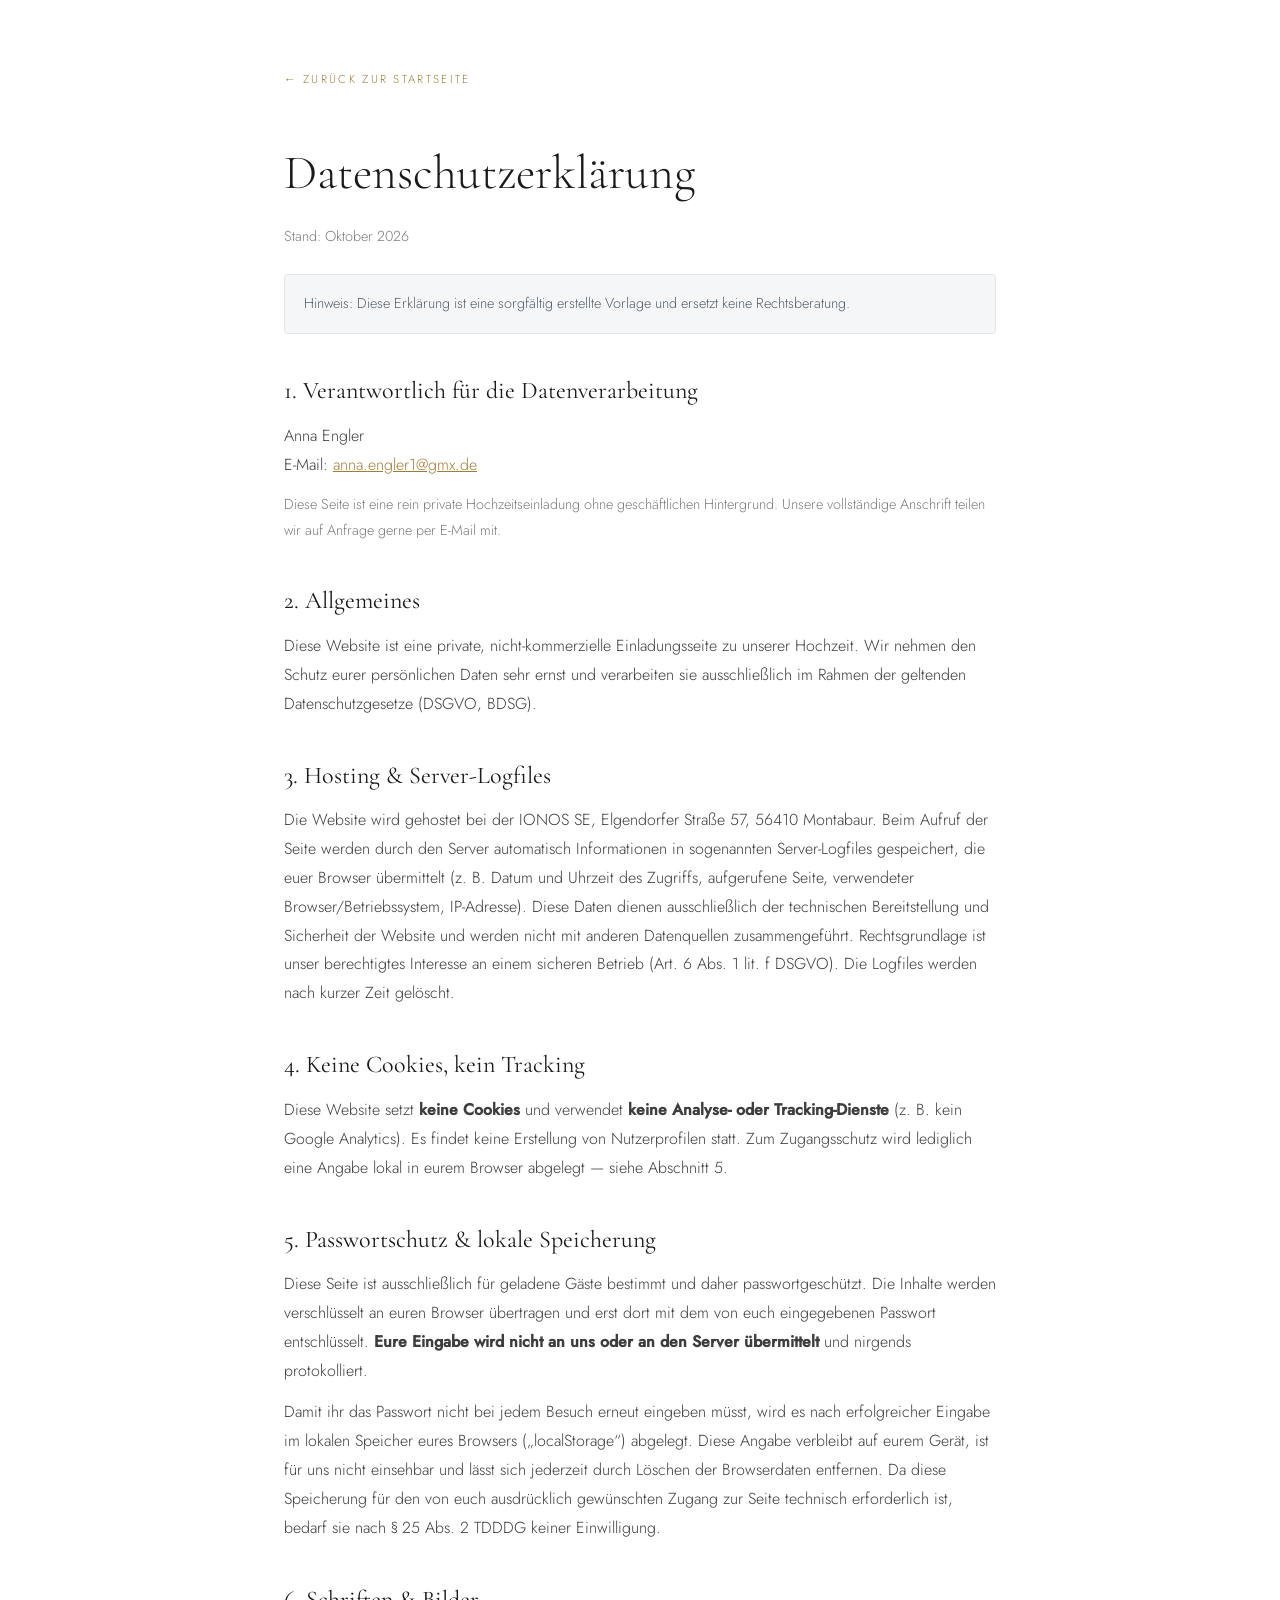
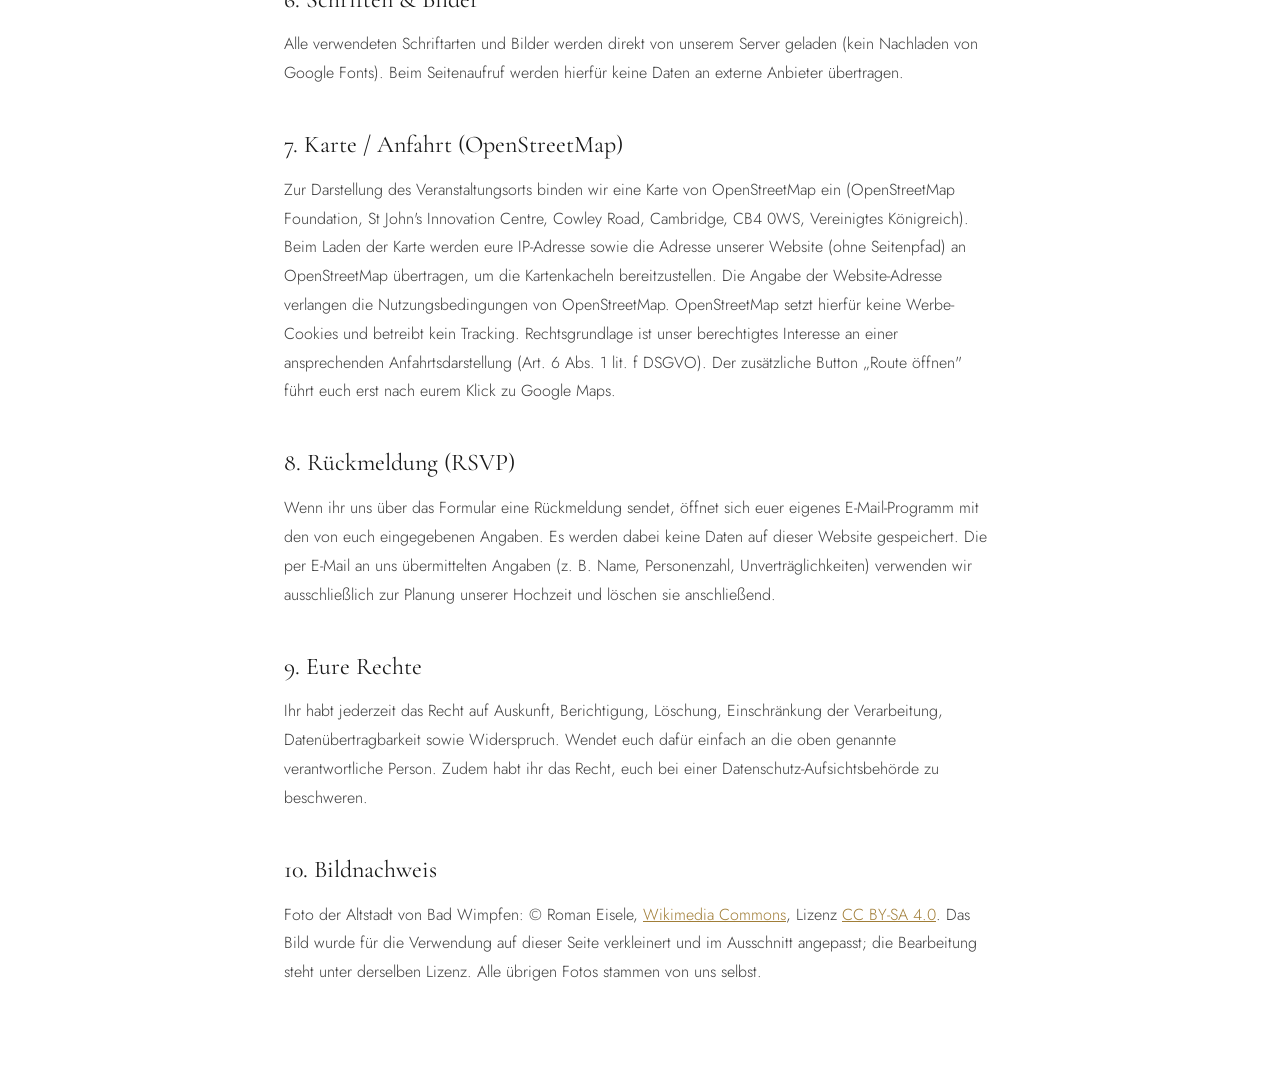
<file: datenschutz.html>
<!DOCTYPE html>
<html lang="de">
<head>
  <meta charset="UTF-8" />
  <meta name="viewport" content="width=device-width, initial-scale=1.0" />
  <title>Datenschutzerklärung — Anna &amp; Nino</title>
  <meta name="robots" content="noindex" />
  <link rel="stylesheet" href="fonts/fonts.css" />
  <style>
    * { margin: 0; padding: 0; box-sizing: border-box; }
    body { font-family: 'Jost', sans-serif; font-weight: 300; color: #2a2a2a; background: #ffffff; line-height: 1.8; -webkit-font-smoothing: antialiased; }
    .wrap { max-width: 760px; margin: 0 auto; padding: 4rem 1.5rem 5rem; }
    h1 { font-family: 'Cormorant Garamond', serif; font-weight: 300; font-size: clamp(2.2rem, 6vw, 3rem); color: #1a1a1a; margin-bottom: 0.5rem; }
    h2 { font-family: 'Cormorant Garamond', serif; font-weight: 400; font-size: 1.5rem; color: #1a1a1a; margin: 2.2rem 0 0.6rem; }
    p, li { color: #3d3d3d; margin-bottom: 0.8rem; }
    ul { padding-left: 1.2rem; }
    a { color: #a17e38; }
    .back { display: inline-block; margin-bottom: 2.5rem; font-size: 0.72rem; letter-spacing: 0.2em; text-transform: uppercase; text-decoration: none; color: #a17e38; }
    .muted { color: #7c7c7c; font-size: 0.9rem; }
    .note { background: #f4f6f8; border: 1px solid #e2e6e9; border-radius: 4px; padding: 1rem 1.2rem; font-size: 0.9rem; color: #55606a; margin: 1.5rem 0; }
  </style>
</head>
<body>
  <div class="wrap">
    <a class="back" href="index.html">← Zurück zur Startseite</a>
    <h1>Datenschutzerklärung</h1>
    <p class="muted">Stand: Oktober 2026</p>

    <div class="note">Hinweis: Diese Erklärung ist eine sorgfältig erstellte Vorlage und ersetzt keine Rechtsberatung.</div>

    <h2>1. Verantwortlich für die Datenverarbeitung</h2>
    <p>
      Anna Engler<br />
      E-Mail: <a href="mailto:anna.engler1@gmx.de">anna.engler1@gmx.de</a>
    </p>
    <p class="muted">Diese Seite ist eine rein private Hochzeitseinladung ohne geschäftlichen Hintergrund. Unsere vollständige Anschrift teilen wir auf Anfrage gerne per E-Mail mit.</p>

    <h2>2. Allgemeines</h2>
    <p>Diese Website ist eine private, nicht-kommerzielle Einladungsseite zu unserer Hochzeit. Wir nehmen den Schutz eurer persönlichen Daten sehr ernst und verarbeiten sie ausschließlich im Rahmen der geltenden Datenschutzgesetze (DSGVO, BDSG).</p>

    <h2>3. Hosting &amp; Server-Logfiles</h2>
    <p>Die Website wird gehostet bei der IONOS SE, Elgendorfer Straße 57, 56410 Montabaur. Beim Aufruf der Seite werden durch den Server automatisch Informationen in sogenannten Server-Logfiles gespeichert, die euer Browser übermittelt (z. B. Datum und Uhrzeit des Zugriffs, aufgerufene Seite, verwendeter Browser/Betriebssystem, IP-Adresse). Diese Daten dienen ausschließlich der technischen Bereitstellung und Sicherheit der Website und werden nicht mit anderen Datenquellen zusammengeführt. Rechtsgrundlage ist unser berechtigtes Interesse an einem sicheren Betrieb (Art. 6 Abs. 1 lit. f DSGVO). Die Logfiles werden nach kurzer Zeit gelöscht.</p>

    <h2>4. Keine Cookies, kein Tracking</h2>
    <p>Diese Website setzt <strong>keine Cookies</strong> und verwendet <strong>keine Analyse- oder Tracking-Dienste</strong> (z. B. kein Google Analytics). Es findet keine Erstellung von Nutzerprofilen statt. Zum Zugangsschutz wird lediglich eine Angabe lokal in eurem Browser abgelegt &mdash; siehe Abschnitt 5.</p>

    <h2>5. Passwortschutz &amp; lokale Speicherung</h2>
    <p>Diese Seite ist ausschlie&szlig;lich f&uuml;r geladene G&auml;ste bestimmt und daher passwortgesch&uuml;tzt. Die Inhalte werden verschl&uuml;sselt an euren Browser &uuml;bertragen und erst dort mit dem von euch eingegebenen Passwort entschl&uuml;sselt. <strong>Eure Eingabe wird nicht an uns oder an den Server &uuml;bermittelt</strong> und nirgends protokolliert.</p>
    <p>Damit ihr das Passwort nicht bei jedem Besuch erneut eingeben m&uuml;sst, wird es nach erfolgreicher Eingabe im lokalen Speicher eures Browsers (&bdquo;localStorage&ldquo;) abgelegt. Diese Angabe verbleibt auf eurem Ger&auml;t, ist f&uuml;r uns nicht einsehbar und l&auml;sst sich jederzeit durch L&ouml;schen der Browserdaten entfernen. Da diese Speicherung f&uuml;r den von euch ausdr&uuml;cklich gew&uuml;nschten Zugang zur Seite technisch erforderlich ist, bedarf sie nach &sect; 25 Abs. 2 TDDDG keiner Einwilligung.</p>

    <h2>6. Schriften &amp; Bilder</h2>
    <p>Alle verwendeten Schriftarten und Bilder werden direkt von unserem Server geladen (kein Nachladen von Google Fonts). Beim Seitenaufruf werden hierfür keine Daten an externe Anbieter übertragen.</p>

    <h2>7. Karte / Anfahrt (OpenStreetMap)</h2>
    <p>Zur Darstellung des Veranstaltungsorts binden wir eine Karte von OpenStreetMap ein (OpenStreetMap Foundation, St John's Innovation Centre, Cowley Road, Cambridge, CB4 0WS, Vereinigtes Königreich). Beim Laden der Karte werden eure IP-Adresse sowie die Adresse unserer Website (ohne Seitenpfad) an OpenStreetMap übertragen, um die Kartenkacheln bereitzustellen. Die Angabe der Website-Adresse verlangen die Nutzungsbedingungen von OpenStreetMap. OpenStreetMap setzt hierfür keine Werbe-Cookies und betreibt kein Tracking. Rechtsgrundlage ist unser berechtigtes Interesse an einer ansprechenden Anfahrtsdarstellung (Art. 6 Abs. 1 lit. f DSGVO). Der zusätzliche Button „Route öffnen" führt euch erst nach eurem Klick zu Google Maps.</p>

    <h2>8. Rückmeldung (RSVP)</h2>
    <p>Wenn ihr uns über das Formular eine Rückmeldung sendet, öffnet sich euer eigenes E-Mail-Programm mit den von euch eingegebenen Angaben. Es werden dabei keine Daten auf dieser Website gespeichert. Die per E-Mail an uns übermittelten Angaben (z. B. Name, Personenzahl, Unverträglichkeiten) verwenden wir ausschließlich zur Planung unserer Hochzeit und löschen sie anschließend.</p>

    <h2>9. Eure Rechte</h2>
    <p>Ihr habt jederzeit das Recht auf Auskunft, Berichtigung, Löschung, Einschränkung der Verarbeitung, Datenübertragbarkeit sowie Widerspruch. Wendet euch dafür einfach an die oben genannte verantwortliche Person. Zudem habt ihr das Recht, euch bei einer Datenschutz-Aufsichtsbehörde zu beschweren.</p>

    <h2>10. Bildnachweis</h2>
    <p>Foto der Altstadt von Bad Wimpfen: &copy; Roman Eisele, <a href="https://commons.wikimedia.org/wiki/File:Bad_Wimpfen_-_Altstadt_-_Ansicht_vom_M%C3%BChlwald_(1).jpg" target="_blank" rel="noopener noreferrer">Wikimedia Commons</a>, Lizenz <a href="https://creativecommons.org/licenses/by-sa/4.0/deed.de" target="_blank" rel="noopener noreferrer">CC BY-SA 4.0</a>. Das Bild wurde f&uuml;r die Verwendung auf dieser Seite verkleinert und im Ausschnitt angepasst; die Bearbeitung steht unter derselben Lizenz. Alle &uuml;brigen Fotos stammen von uns selbst.</p>
  </div>
</body>
</html>
</file>
<file: fonts/fonts.css>
/* cyrillic-ext */
@font-face {
  font-family: 'Cormorant Garamond';
  font-style: italic;
  font-weight: 300;
  font-display: swap;
  src: url(co3ZmX5slCNuHLi8bLeY9MK7whWMhyjYrEtFmSq17w.woff2) format('woff2');
  unicode-range: U+0460-052F, U+1C80-1C8A, U+20B4, U+2DE0-2DFF, U+A640-A69F, U+FE2E-FE2F;
}
/* cyrillic */
@font-face {
  font-family: 'Cormorant Garamond';
  font-style: italic;
  font-weight: 300;
  font-display: swap;
  src: url(co3ZmX5slCNuHLi8bLeY9MK7whWMhyjYrEtMmSq17w.woff2) format('woff2');
  unicode-range: U+0301, U+0400-045F, U+0490-0491, U+04B0-04B1, U+2116;
}
/* vietnamese */
@font-face {
  font-family: 'Cormorant Garamond';
  font-style: italic;
  font-weight: 300;
  font-display: swap;
  src: url(co3ZmX5slCNuHLi8bLeY9MK7whWMhyjYrEtHmSq17w.woff2) format('woff2');
  unicode-range: U+0102-0103, U+0110-0111, U+0128-0129, U+0168-0169, U+01A0-01A1, U+01AF-01B0, U+0300-0301, U+0303-0304, U+0308-0309, U+0323, U+0329, U+1EA0-1EF9, U+20AB;
}
/* latin-ext */
@font-face {
  font-family: 'Cormorant Garamond';
  font-style: italic;
  font-weight: 300;
  font-display: swap;
  src: url(co3ZmX5slCNuHLi8bLeY9MK7whWMhyjYrEtGmSq17w.woff2) format('woff2');
  unicode-range: U+0100-02BA, U+02BD-02C5, U+02C7-02CC, U+02CE-02D7, U+02DD-02FF, U+0304, U+0308, U+0329, U+1D00-1DBF, U+1E00-1E9F, U+1EF2-1EFF, U+2020, U+20A0-20AB, U+20AD-20C0, U+2113, U+2C60-2C7F, U+A720-A7FF;
}
/* latin */
@font-face {
  font-family: 'Cormorant Garamond';
  font-style: italic;
  font-weight: 300;
  font-display: swap;
  src: url(co3ZmX5slCNuHLi8bLeY9MK7whWMhyjYrEtImSo.woff2) format('woff2');
  unicode-range: U+0000-00FF, U+0131, U+0152-0153, U+02BB-02BC, U+02C6, U+02DA, U+02DC, U+0304, U+0308, U+0329, U+2000-206F, U+20AC, U+2122, U+2191, U+2193, U+2212, U+2215, U+FEFF, U+FFFD;
}
/* cyrillic-ext */
@font-face {
  font-family: 'Cormorant Garamond';
  font-style: italic;
  font-weight: 400;
  font-display: swap;
  src: url(co3ZmX5slCNuHLi8bLeY9MK7whWMhyjYrEtFmSq17w.woff2) format('woff2');
  unicode-range: U+0460-052F, U+1C80-1C8A, U+20B4, U+2DE0-2DFF, U+A640-A69F, U+FE2E-FE2F;
}
/* cyrillic */
@font-face {
  font-family: 'Cormorant Garamond';
  font-style: italic;
  font-weight: 400;
  font-display: swap;
  src: url(co3ZmX5slCNuHLi8bLeY9MK7whWMhyjYrEtMmSq17w.woff2) format('woff2');
  unicode-range: U+0301, U+0400-045F, U+0490-0491, U+04B0-04B1, U+2116;
}
/* vietnamese */
@font-face {
  font-family: 'Cormorant Garamond';
  font-style: italic;
  font-weight: 400;
  font-display: swap;
  src: url(co3ZmX5slCNuHLi8bLeY9MK7whWMhyjYrEtHmSq17w.woff2) format('woff2');
  unicode-range: U+0102-0103, U+0110-0111, U+0128-0129, U+0168-0169, U+01A0-01A1, U+01AF-01B0, U+0300-0301, U+0303-0304, U+0308-0309, U+0323, U+0329, U+1EA0-1EF9, U+20AB;
}
/* latin-ext */
@font-face {
  font-family: 'Cormorant Garamond';
  font-style: italic;
  font-weight: 400;
  font-display: swap;
  src: url(co3ZmX5slCNuHLi8bLeY9MK7whWMhyjYrEtGmSq17w.woff2) format('woff2');
  unicode-range: U+0100-02BA, U+02BD-02C5, U+02C7-02CC, U+02CE-02D7, U+02DD-02FF, U+0304, U+0308, U+0329, U+1D00-1DBF, U+1E00-1E9F, U+1EF2-1EFF, U+2020, U+20A0-20AB, U+20AD-20C0, U+2113, U+2C60-2C7F, U+A720-A7FF;
}
/* latin */
@font-face {
  font-family: 'Cormorant Garamond';
  font-style: italic;
  font-weight: 400;
  font-display: swap;
  src: url(co3ZmX5slCNuHLi8bLeY9MK7whWMhyjYrEtImSo.woff2) format('woff2');
  unicode-range: U+0000-00FF, U+0131, U+0152-0153, U+02BB-02BC, U+02C6, U+02DA, U+02DC, U+0304, U+0308, U+0329, U+2000-206F, U+20AC, U+2122, U+2191, U+2193, U+2212, U+2215, U+FEFF, U+FFFD;
}
/* cyrillic-ext */
@font-face {
  font-family: 'Cormorant Garamond';
  font-style: normal;
  font-weight: 300;
  font-display: swap;
  src: url(co3bmX5slCNuHLi8bLeY9MK7whWMhyjYpHtKgS4.woff2) format('woff2');
  unicode-range: U+0460-052F, U+1C80-1C8A, U+20B4, U+2DE0-2DFF, U+A640-A69F, U+FE2E-FE2F;
}
/* cyrillic */
@font-face {
  font-family: 'Cormorant Garamond';
  font-style: normal;
  font-weight: 300;
  font-display: swap;
  src: url(co3bmX5slCNuHLi8bLeY9MK7whWMhyjYrXtKgS4.woff2) format('woff2');
  unicode-range: U+0301, U+0400-045F, U+0490-0491, U+04B0-04B1, U+2116;
}
/* vietnamese */
@font-face {
  font-family: 'Cormorant Garamond';
  font-style: normal;
  font-weight: 300;
  font-display: swap;
  src: url(co3bmX5slCNuHLi8bLeY9MK7whWMhyjYpntKgS4.woff2) format('woff2');
  unicode-range: U+0102-0103, U+0110-0111, U+0128-0129, U+0168-0169, U+01A0-01A1, U+01AF-01B0, U+0300-0301, U+0303-0304, U+0308-0309, U+0323, U+0329, U+1EA0-1EF9, U+20AB;
}
/* latin-ext */
@font-face {
  font-family: 'Cormorant Garamond';
  font-style: normal;
  font-weight: 300;
  font-display: swap;
  src: url(co3bmX5slCNuHLi8bLeY9MK7whWMhyjYp3tKgS4.woff2) format('woff2');
  unicode-range: U+0100-02BA, U+02BD-02C5, U+02C7-02CC, U+02CE-02D7, U+02DD-02FF, U+0304, U+0308, U+0329, U+1D00-1DBF, U+1E00-1E9F, U+1EF2-1EFF, U+2020, U+20A0-20AB, U+20AD-20C0, U+2113, U+2C60-2C7F, U+A720-A7FF;
}
/* latin */
@font-face {
  font-family: 'Cormorant Garamond';
  font-style: normal;
  font-weight: 300;
  font-display: swap;
  src: url(co3bmX5slCNuHLi8bLeY9MK7whWMhyjYqXtK.woff2) format('woff2');
  unicode-range: U+0000-00FF, U+0131, U+0152-0153, U+02BB-02BC, U+02C6, U+02DA, U+02DC, U+0304, U+0308, U+0329, U+2000-206F, U+20AC, U+2122, U+2191, U+2193, U+2212, U+2215, U+FEFF, U+FFFD;
}
/* cyrillic-ext */
@font-face {
  font-family: 'Cormorant Garamond';
  font-style: normal;
  font-weight: 400;
  font-display: swap;
  src: url(co3bmX5slCNuHLi8bLeY9MK7whWMhyjYpHtKgS4.woff2) format('woff2');
  unicode-range: U+0460-052F, U+1C80-1C8A, U+20B4, U+2DE0-2DFF, U+A640-A69F, U+FE2E-FE2F;
}
/* cyrillic */
@font-face {
  font-family: 'Cormorant Garamond';
  font-style: normal;
  font-weight: 400;
  font-display: swap;
  src: url(co3bmX5slCNuHLi8bLeY9MK7whWMhyjYrXtKgS4.woff2) format('woff2');
  unicode-range: U+0301, U+0400-045F, U+0490-0491, U+04B0-04B1, U+2116;
}
/* vietnamese */
@font-face {
  font-family: 'Cormorant Garamond';
  font-style: normal;
  font-weight: 400;
  font-display: swap;
  src: url(co3bmX5slCNuHLi8bLeY9MK7whWMhyjYpntKgS4.woff2) format('woff2');
  unicode-range: U+0102-0103, U+0110-0111, U+0128-0129, U+0168-0169, U+01A0-01A1, U+01AF-01B0, U+0300-0301, U+0303-0304, U+0308-0309, U+0323, U+0329, U+1EA0-1EF9, U+20AB;
}
/* latin-ext */
@font-face {
  font-family: 'Cormorant Garamond';
  font-style: normal;
  font-weight: 400;
  font-display: swap;
  src: url(co3bmX5slCNuHLi8bLeY9MK7whWMhyjYp3tKgS4.woff2) format('woff2');
  unicode-range: U+0100-02BA, U+02BD-02C5, U+02C7-02CC, U+02CE-02D7, U+02DD-02FF, U+0304, U+0308, U+0329, U+1D00-1DBF, U+1E00-1E9F, U+1EF2-1EFF, U+2020, U+20A0-20AB, U+20AD-20C0, U+2113, U+2C60-2C7F, U+A720-A7FF;
}
/* latin */
@font-face {
  font-family: 'Cormorant Garamond';
  font-style: normal;
  font-weight: 400;
  font-display: swap;
  src: url(co3bmX5slCNuHLi8bLeY9MK7whWMhyjYqXtK.woff2) format('woff2');
  unicode-range: U+0000-00FF, U+0131, U+0152-0153, U+02BB-02BC, U+02C6, U+02DA, U+02DC, U+0304, U+0308, U+0329, U+2000-206F, U+20AC, U+2122, U+2191, U+2193, U+2212, U+2215, U+FEFF, U+FFFD;
}
/* cyrillic-ext */
@font-face {
  font-family: 'Cormorant Garamond';
  font-style: normal;
  font-weight: 500;
  font-display: swap;
  src: url(co3bmX5slCNuHLi8bLeY9MK7whWMhyjYpHtKgS4.woff2) format('woff2');
  unicode-range: U+0460-052F, U+1C80-1C8A, U+20B4, U+2DE0-2DFF, U+A640-A69F, U+FE2E-FE2F;
}
/* cyrillic */
@font-face {
  font-family: 'Cormorant Garamond';
  font-style: normal;
  font-weight: 500;
  font-display: swap;
  src: url(co3bmX5slCNuHLi8bLeY9MK7whWMhyjYrXtKgS4.woff2) format('woff2');
  unicode-range: U+0301, U+0400-045F, U+0490-0491, U+04B0-04B1, U+2116;
}
/* vietnamese */
@font-face {
  font-family: 'Cormorant Garamond';
  font-style: normal;
  font-weight: 500;
  font-display: swap;
  src: url(co3bmX5slCNuHLi8bLeY9MK7whWMhyjYpntKgS4.woff2) format('woff2');
  unicode-range: U+0102-0103, U+0110-0111, U+0128-0129, U+0168-0169, U+01A0-01A1, U+01AF-01B0, U+0300-0301, U+0303-0304, U+0308-0309, U+0323, U+0329, U+1EA0-1EF9, U+20AB;
}
/* latin-ext */
@font-face {
  font-family: 'Cormorant Garamond';
  font-style: normal;
  font-weight: 500;
  font-display: swap;
  src: url(co3bmX5slCNuHLi8bLeY9MK7whWMhyjYp3tKgS4.woff2) format('woff2');
  unicode-range: U+0100-02BA, U+02BD-02C5, U+02C7-02CC, U+02CE-02D7, U+02DD-02FF, U+0304, U+0308, U+0329, U+1D00-1DBF, U+1E00-1E9F, U+1EF2-1EFF, U+2020, U+20A0-20AB, U+20AD-20C0, U+2113, U+2C60-2C7F, U+A720-A7FF;
}
/* latin */
@font-face {
  font-family: 'Cormorant Garamond';
  font-style: normal;
  font-weight: 500;
  font-display: swap;
  src: url(co3bmX5slCNuHLi8bLeY9MK7whWMhyjYqXtK.woff2) format('woff2');
  unicode-range: U+0000-00FF, U+0131, U+0152-0153, U+02BB-02BC, U+02C6, U+02DA, U+02DC, U+0304, U+0308, U+0329, U+2000-206F, U+20AC, U+2122, U+2191, U+2193, U+2212, U+2215, U+FEFF, U+FFFD;
}
/* cyrillic */
@font-face {
  font-family: 'Jost';
  font-style: normal;
  font-weight: 300;
  font-display: swap;
  src: url(92zatBhPNqw73oDd4iYl.woff2) format('woff2');
  unicode-range: U+0301, U+0400-045F, U+0490-0491, U+04B0-04B1, U+2116;
}
/* latin-ext */
@font-face {
  font-family: 'Jost';
  font-style: normal;
  font-weight: 300;
  font-display: swap;
  src: url(92zatBhPNqw73ord4iYl.woff2) format('woff2');
  unicode-range: U+0100-02BA, U+02BD-02C5, U+02C7-02CC, U+02CE-02D7, U+02DD-02FF, U+0304, U+0308, U+0329, U+1D00-1DBF, U+1E00-1E9F, U+1EF2-1EFF, U+2020, U+20A0-20AB, U+20AD-20C0, U+2113, U+2C60-2C7F, U+A720-A7FF;
}
/* latin */
@font-face {
  font-family: 'Jost';
  font-style: normal;
  font-weight: 300;
  font-display: swap;
  src: url(92zatBhPNqw73oTd4g.woff2) format('woff2');
  unicode-range: U+0000-00FF, U+0131, U+0152-0153, U+02BB-02BC, U+02C6, U+02DA, U+02DC, U+0304, U+0308, U+0329, U+2000-206F, U+20AC, U+2122, U+2191, U+2193, U+2212, U+2215, U+FEFF, U+FFFD;
}
/* cyrillic */
@font-face {
  font-family: 'Jost';
  font-style: normal;
  font-weight: 400;
  font-display: swap;
  src: url(92zatBhPNqw73oDd4iYl.woff2) format('woff2');
  unicode-range: U+0301, U+0400-045F, U+0490-0491, U+04B0-04B1, U+2116;
}
/* latin-ext */
@font-face {
  font-family: 'Jost';
  font-style: normal;
  font-weight: 400;
  font-display: swap;
  src: url(92zatBhPNqw73ord4iYl.woff2) format('woff2');
  unicode-range: U+0100-02BA, U+02BD-02C5, U+02C7-02CC, U+02CE-02D7, U+02DD-02FF, U+0304, U+0308, U+0329, U+1D00-1DBF, U+1E00-1E9F, U+1EF2-1EFF, U+2020, U+20A0-20AB, U+20AD-20C0, U+2113, U+2C60-2C7F, U+A720-A7FF;
}
/* latin */
@font-face {
  font-family: 'Jost';
  font-style: normal;
  font-weight: 400;
  font-display: swap;
  src: url(92zatBhPNqw73oTd4g.woff2) format('woff2');
  unicode-range: U+0000-00FF, U+0131, U+0152-0153, U+02BB-02BC, U+02C6, U+02DA, U+02DC, U+0304, U+0308, U+0329, U+2000-206F, U+20AC, U+2122, U+2191, U+2193, U+2212, U+2215, U+FEFF, U+FFFD;
}
/* cyrillic */
@font-face {
  font-family: 'Jost';
  font-style: normal;
  font-weight: 500;
  font-display: swap;
  src: url(92zatBhPNqw73oDd4iYl.woff2) format('woff2');
  unicode-range: U+0301, U+0400-045F, U+0490-0491, U+04B0-04B1, U+2116;
}
/* latin-ext */
@font-face {
  font-family: 'Jost';
  font-style: normal;
  font-weight: 500;
  font-display: swap;
  src: url(92zatBhPNqw73ord4iYl.woff2) format('woff2');
  unicode-range: U+0100-02BA, U+02BD-02C5, U+02C7-02CC, U+02CE-02D7, U+02DD-02FF, U+0304, U+0308, U+0329, U+1D00-1DBF, U+1E00-1E9F, U+1EF2-1EFF, U+2020, U+20A0-20AB, U+20AD-20C0, U+2113, U+2C60-2C7F, U+A720-A7FF;
}
/* latin */
@font-face {
  font-family: 'Jost';
  font-style: normal;
  font-weight: 500;
  font-display: swap;
  src: url(92zatBhPNqw73oTd4g.woff2) format('woff2');
  unicode-range: U+0000-00FF, U+0131, U+0152-0153, U+02BB-02BC, U+02C6, U+02DA, U+02DC, U+0304, U+0308, U+0329, U+2000-206F, U+20AC, U+2122, U+2191, U+2193, U+2212, U+2215, U+FEFF, U+FFFD;
}

/* Great Vibes (Schreibschrift) */
/* cyrillic-ext */
@font-face {
  font-family: 'Great Vibes';
  font-style: normal;
  font-weight: 400;
  font-display: swap;
  src: url(RWmMoKWR9v4ksMfaWd_JN9XIiaQ6DQ.woff2) format('woff2');
  unicode-range: U+0460-052F, U+1C80-1C8A, U+20B4, U+2DE0-2DFF, U+A640-A69F, U+FE2E-FE2F;
}
/* cyrillic */
@font-face {
  font-family: 'Great Vibes';
  font-style: normal;
  font-weight: 400;
  font-display: swap;
  src: url(RWmMoKWR9v4ksMfaWd_JN9XBiaQ6DQ.woff2) format('woff2');
  unicode-range: U+0301, U+0400-045F, U+0490-0491, U+04B0-04B1, U+2116;
}
/* greek-ext */
@font-face {
  font-family: 'Great Vibes';
  font-style: normal;
  font-weight: 400;
  font-display: swap;
  src: url(RWmMoKWR9v4ksMfaWd_JN9XJiaQ6DQ.woff2) format('woff2');
  unicode-range: U+1F00-1FFF;
}
/* vietnamese */
@font-face {
  font-family: 'Great Vibes';
  font-style: normal;
  font-weight: 400;
  font-display: swap;
  src: url(RWmMoKWR9v4ksMfaWd_JN9XKiaQ6DQ.woff2) format('woff2');
  unicode-range: U+0102-0103, U+0110-0111, U+0128-0129, U+0168-0169, U+01A0-01A1, U+01AF-01B0, U+0300-0301, U+0303-0304, U+0308-0309, U+0323, U+0329, U+1EA0-1EF9, U+20AB;
}
/* latin-ext */
@font-face {
  font-family: 'Great Vibes';
  font-style: normal;
  font-weight: 400;
  font-display: swap;
  src: url(RWmMoKWR9v4ksMfaWd_JN9XLiaQ6DQ.woff2) format('woff2');
  unicode-range: U+0100-02BA, U+02BD-02C5, U+02C7-02CC, U+02CE-02D7, U+02DD-02FF, U+0304, U+0308, U+0329, U+1D00-1DBF, U+1E00-1E9F, U+1EF2-1EFF, U+2020, U+20A0-20AB, U+20AD-20C0, U+2113, U+2C60-2C7F, U+A720-A7FF;
}
/* latin */
@font-face {
  font-family: 'Great Vibes';
  font-style: normal;
  font-weight: 400;
  font-display: swap;
  src: url(RWmMoKWR9v4ksMfaWd_JN9XFiaQ.woff2) format('woff2');
  unicode-range: U+0000-00FF, U+0131, U+0152-0153, U+02BB-02BC, U+02C6, U+02DA, U+02DC, U+0304, U+0308, U+0329, U+2000-206F, U+20AC, U+2122, U+2191, U+2193, U+2212, U+2215, U+FEFF, U+FFFD;
}

/* Pinyon Script (Schreibschrift) */
/* vietnamese */
@font-face {
  font-family: 'Pinyon Script';
  font-style: normal;
  font-weight: 400;
  font-display: swap;
  src: url(6xKpdSJbL9-e9LuoeQiDRQR8WOraOrbh.woff2) format('woff2');
  unicode-range: U+0102-0103, U+0110-0111, U+0128-0129, U+0168-0169, U+01A0-01A1, U+01AF-01B0, U+0300-0301, U+0303-0304, U+0308-0309, U+0323, U+0329, U+1EA0-1EF9, U+20AB;
}
/* latin-ext */
@font-face {
  font-family: 'Pinyon Script';
  font-style: normal;
  font-weight: 400;
  font-display: swap;
  src: url(6xKpdSJbL9-e9LuoeQiDRQR8WOvaOrbh.woff2) format('woff2');
  unicode-range: U+0100-02BA, U+02BD-02C5, U+02C7-02CC, U+02CE-02D7, U+02DD-02FF, U+0304, U+0308, U+0329, U+1D00-1DBF, U+1E00-1E9F, U+1EF2-1EFF, U+2020, U+20A0-20AB, U+20AD-20C0, U+2113, U+2C60-2C7F, U+A720-A7FF;
}
/* latin */
@font-face {
  font-family: 'Pinyon Script';
  font-style: normal;
  font-weight: 400;
  font-display: swap;
  src: url(6xKpdSJbL9-e9LuoeQiDRQR8WOXaOg.woff2) format('woff2');
  unicode-range: U+0000-00FF, U+0131, U+0152-0153, U+02BB-02BC, U+02C6, U+02DA, U+02DC, U+0304, U+0308, U+0329, U+2000-206F, U+20AC, U+2122, U+2191, U+2193, U+2212, U+2215, U+FEFF, U+FFFD;
}

/* Allura (Schreibschrift) */
/* vietnamese */
@font-face {
  font-family: 'Allura';
  font-style: normal;
  font-weight: 400;
  font-display: swap;
  src: url(9oRPNYsQpS4zjuA_hAgWDto.woff2) format('woff2');
  unicode-range: U+0102-0103, U+0110-0111, U+0128-0129, U+0168-0169, U+01A0-01A1, U+01AF-01B0, U+0300-0301, U+0303-0304, U+0308-0309, U+0323, U+0329, U+1EA0-1EF9, U+20AB;
}
/* latin-ext */
@font-face {
  font-family: 'Allura';
  font-style: normal;
  font-weight: 400;
  font-display: swap;
  src: url(9oRPNYsQpS4zjuA_hQgWDto.woff2) format('woff2');
  unicode-range: U+0100-02BA, U+02BD-02C5, U+02C7-02CC, U+02CE-02D7, U+02DD-02FF, U+0304, U+0308, U+0329, U+1D00-1DBF, U+1E00-1E9F, U+1EF2-1EFF, U+2020, U+20A0-20AB, U+20AD-20C0, U+2113, U+2C60-2C7F, U+A720-A7FF;
}
/* latin */
@font-face {
  font-family: 'Allura';
  font-style: normal;
  font-weight: 400;
  font-display: swap;
  src: url(9oRPNYsQpS4zjuA_iwgW.woff2) format('woff2');
  unicode-range: U+0000-00FF, U+0131, U+0152-0153, U+02BB-02BC, U+02C6, U+02DA, U+02DC, U+0304, U+0308, U+0329, U+2000-206F, U+20AC, U+2122, U+2191, U+2193, U+2212, U+2215, U+FEFF, U+FFFD;
}
</file>
